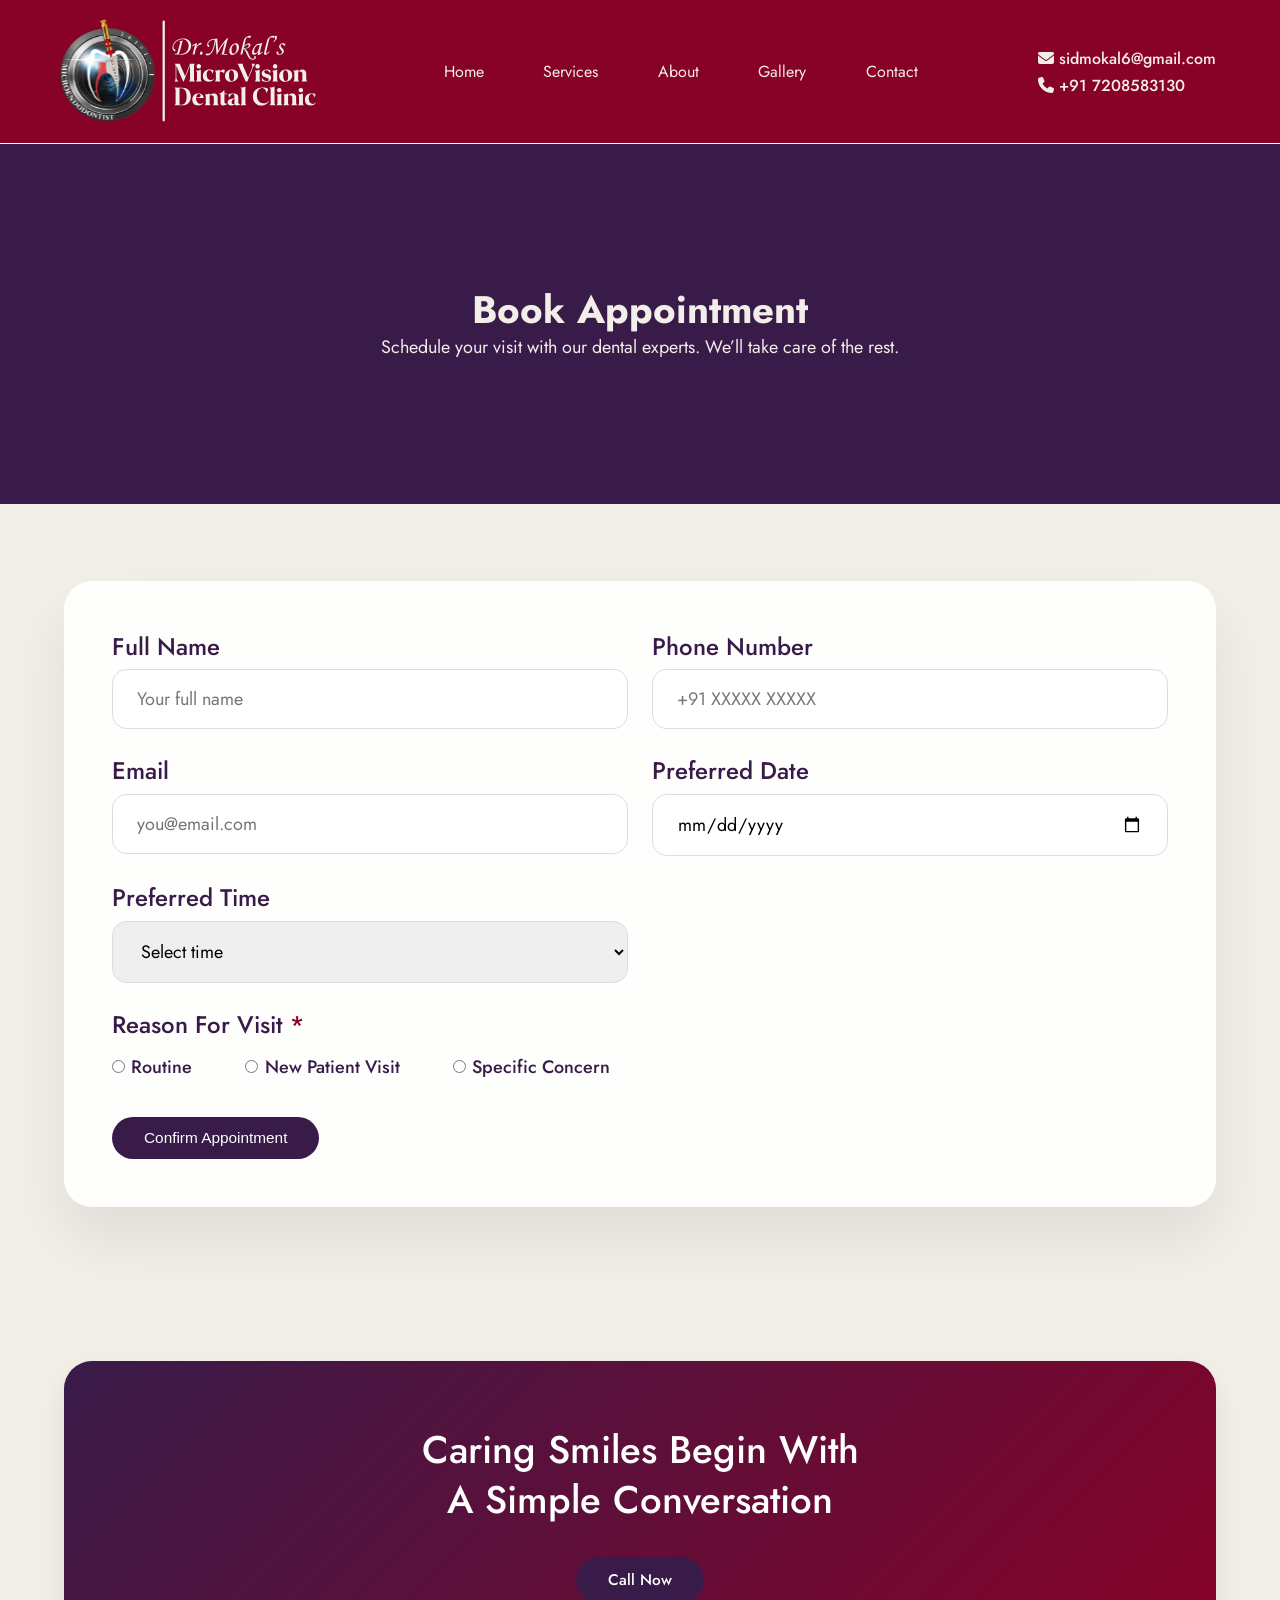
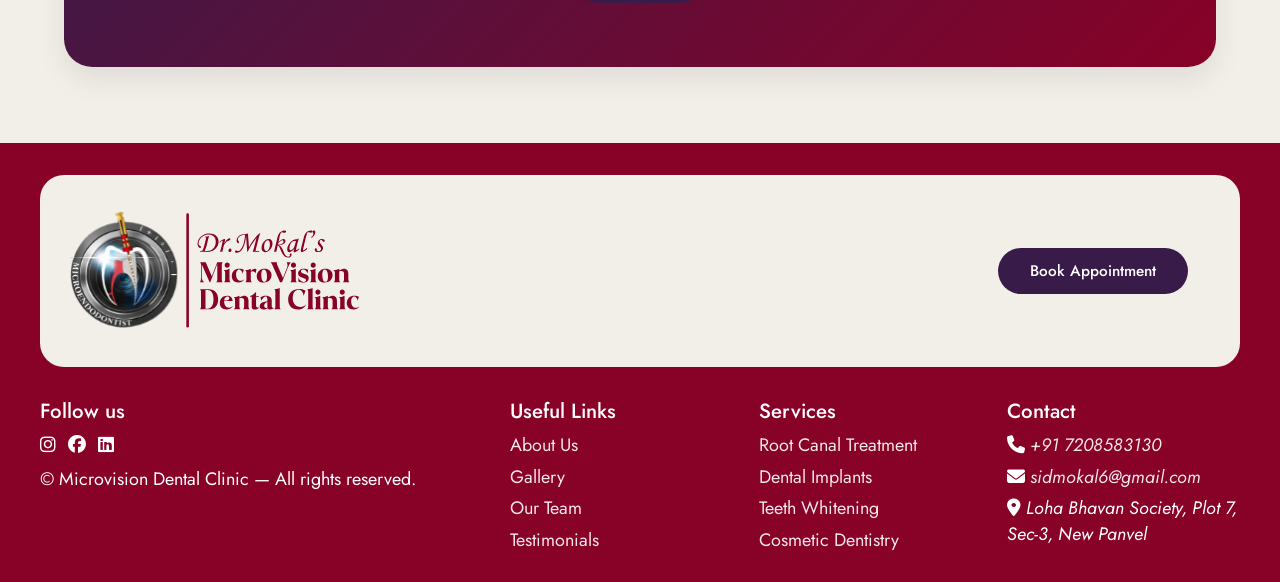
<file: appointment.html>
<!DOCTYPE html>
<html lang="en">

<head>
    <meta charset="UTF-8"/>
    <meta name="color-scheme" content="light">
    <meta name="supported-color-schemes" content="light">
    <meta name="viewport" content="width=device-width, initial-scale=1.0" />
    <title>Lux Dental Clinic</title>

    <!-- JOST FONT -->
    <link href="https://fonts.googleapis.com/css2?family=Jost:wght@300;400;500;600;700&display=swap" rel="stylesheet">
    <!-- FONT AWESOME ICONS -->
    <link rel="stylesheet" href="https://cdnjs.cloudflare.com/ajax/libs/font-awesome/6.5.0/css/all.min.css" />
    <!-- PLAYFAIR DISPLAY HERO  FONT -->
    <link href="https://fonts.googleapis.com/css2?family=Playfair+Display:wght@400;600;700;900&display=swap"
        rel="stylesheet">
    <!-- CSS FILE LINK -->
    <link rel="stylesheet" href="Styles/style.css" />
</head>

<body>
    <!-- NAVBAR -->
    <header class="navbar">
        <div class="container">
            <div class="nav-content">


                <!-- LEFT -->
                <div class="nav-left">
                    <img src="Images/logonav.svg" alt="Dr. Mokal MicroVision Dental Clinic" class="nav-logo">
                </div>


                <!-- CENTER NAV -->
                <nav class="nav-center" aria-label="Primary navigation">
                    <a href="index.html" class="nav-link ">Home</a>
                    <a href="services.html" class="nav-link">Services</a>
                    <a href="about.html" class="nav-link">About</a>
                    <a href="gallery.html" class="nav-link">Gallery</a>
                    <a href="contact.html" class="nav-link">Contact</a>
                </nav>

                <!-- RIGHT CONTACT -->
                <div class="nav-right">
                    <a href="mailto:sidmokal6@gmail.com">
                        <i class="fa-solid fa-envelope"></i>
                        <span>sidmokal6@gmail.com</span>
                    </a>

                    <a href="tel:+918655361936">
                        <i class="fa-solid fa-phone"></i>
                        <span>+91 7208583130</span>
                    </a>
                </div>

                <button class="nav-toggle" aria-label="Open menu">
                    <i class="fa-solid fa-bars"></i>
                </button>


            </div>
        </div>
    </header>

    <!-- MOBILE MENU -->
    <div class="mobile-menu" id="mobileMenu">

        <button class="menu-close" aria-label="Close menu">
            ✕
        </button>

        <nav class="mobile-nav">
            <a href="index.html">Home</a>
            <a href="services.html">Services</a>
            <a href="about.html">About</a>
            <a href="gallery.html">Gallery</a>
            <a href="contact.html">Contact</a>
        </nav>

        <a href="https://wa.me/917208583130" class="whatsapp-float" target="_blank">
            <i class="fa-brands fa-whatsapp"></i>
        </a>
    </div>

<!-- APPOINTMENT HERO -->
<section class="appointment-hero section fade-up">
    <div class="container section-head">
        <h2>Book Appointment</h2>
        <p>
        Schedule your visit with our dental experts.
        We’ll take care of the rest.
        </p>
    </div>
</section>

        <!-- Appointment Card -->
    <div class="appointment-card section fade-up">
        <div class="container">
            <form class="appointment-form">
    
                <div class="form-grid">
                    <div class="form-field">
                        <label>Full Name</label>
                        <input type="text" placeholder="Your full name" required>
                    </div>
    
                    <div class="form-field">
                        <label>Phone Number</label>
                        <input type="tel" placeholder="+91 XXXXX XXXXX" required>
                    </div>
    
                    <div class="form-field">
                        <label>Email</label>
                        <input type="email" placeholder="you@email.com">
                    </div>
    
                    <div class="form-field">
                        <label>Preferred Date</label>
                        <input type="date" required>
                    </div>
    
                    <div class="form-field">
                        <label>Preferred Time</label>
                        <select required>
                            <option value="">Select time</option>
                            <option>10:00 AM – 12:00 PM</option>
                            <option>12:00 PM – 2:00 PM</option>
                            <option>4:00 PM – 6:00 PM</option>
                            <option>6:00 PM – 8:00 PM</option>
                        </select>
                    </div>
    <div class="form-field full">
        <label>
            Reason For Visit <span style="color:#880127">*</span>
        </label>
    
        <div class="radio-group-normal">
    
            <label>
                <input type="radio" name="reason" value="routine" required>
                Routine
            </label>
    
            <label>
                <input type="radio" name="reason" value="new_patient">
                New Patient Visit
            </label>
    
            <label>
                <input type="radio" name="reason" value="specific_concern">
                Specific Concern
            </label>
    
        </div>
    </div>
                </div>
    
                <button class="btn btn-appointment">
                    Confirm Appointment
                </button>
    
            </form>
        </div>
    </div>

<section class="cta-section section fade-up">
    <div class="container">
        <div class="cta-box">
            <h2>
                Caring Smiles Begin With<br />
                A Simple Conversation
            </h2>
            <a href ="tel:+919876543210" class="btn btn-appointment">
                Call Now
            </a>
        </div>
    </div>
</section>

    <footer class="custom-footer">
        <!-- TOP FOOTER BAR -->
        <div class="footer-box">
    
            <div class="footer-left">
                <img src="Images/logofooter.svg" alt="Dr. Mokal MicroVision Dental Clinic" class="footer-logo">
            </div>
    
            <div class="footer-right">
                <a href="contact.html" class=" btn btn-appointment">
                    Book Appointment
                </a>
            </div>
    
        </div>
    
        <!-- MAIN FOOTER CONTENT -->
        <div class="footer-content">
    
            <!-- SOCIAL -->
            <div class="footer-social-block">
                <h4>Follow us</h4>
    
                <div class="footer-social">
                    <a href="#" aria-label="Instagram"><i class="fa-brands fa-instagram"></i></a>
                    <a href="#" aria-label="Facebook"><i class="fa-brands fa-facebook"></i></a>
                    <a href="#" aria-label="LinkedIn"><i class="fa-brands fa-linkedin"></i></a>
                </div>
    
                <p>© Microvision Dental Clinic — All rights reserved.</p>
            </div>
    
            <!-- FOOTER LINKS -->
            <div class="footer-columns">
    
                <div class="footer-col">
                    <h4>Useful Links</h4>
                    <ul>
                        <li><a href="about.html">About Us</a></li>
                        <li><a href="gallery.html">Gallery</a></li>
                        <li><a href="about.html">Our Team</a></li>
                        <li><a href="index.html">Testimonials</a></li>
                    </ul>
                </div>
    
                <div class="footer-col">
                    <h4>Services</h4>
                    <ul>
                        <li><a href="services.html">Root Canal Treatment</a></li>
                        <li><a href="services.html">Dental Implants</a></li>
                        <li><a href="services.html">Teeth Whitening</a></li>
                        <li><a href="services.html">Cosmetic Dentistry</a></li>
                    </ul>
                </div>
    
                <div class="footer-col">
                    <h4>Contact</h4>
    
                    <address>
                        <ul class="contact-list">
                            <li>
                                <i class="fa-solid fa-phone"></i>
                                <a href="https://wa.me/917208583130?text=Hello%20I%20would%20like%20to%20book%20an%20appointment" target="_blank">
                                    +91 7208583130
                                </a>
                            </li>
    
                            <li>
                                <i class="fa-solid fa-envelope"></i>
                                <a href="mailto:sidmokal6@gmail.com">sidmokal6@gmail.com</a>
                            </li>
    
                            <li>
                                <i class="fa-solid fa-location-dot"></i>
                                Loha Bhavan Society, Plot 7, Sec-3, New Panvel
                            </li>
                        </ul>
                    </address>
                </div>
    
            </div>
        </div>
    
    </footer>
    
    <script src="Script/script.js"></script>
    </body>
    
    </html>
</file>
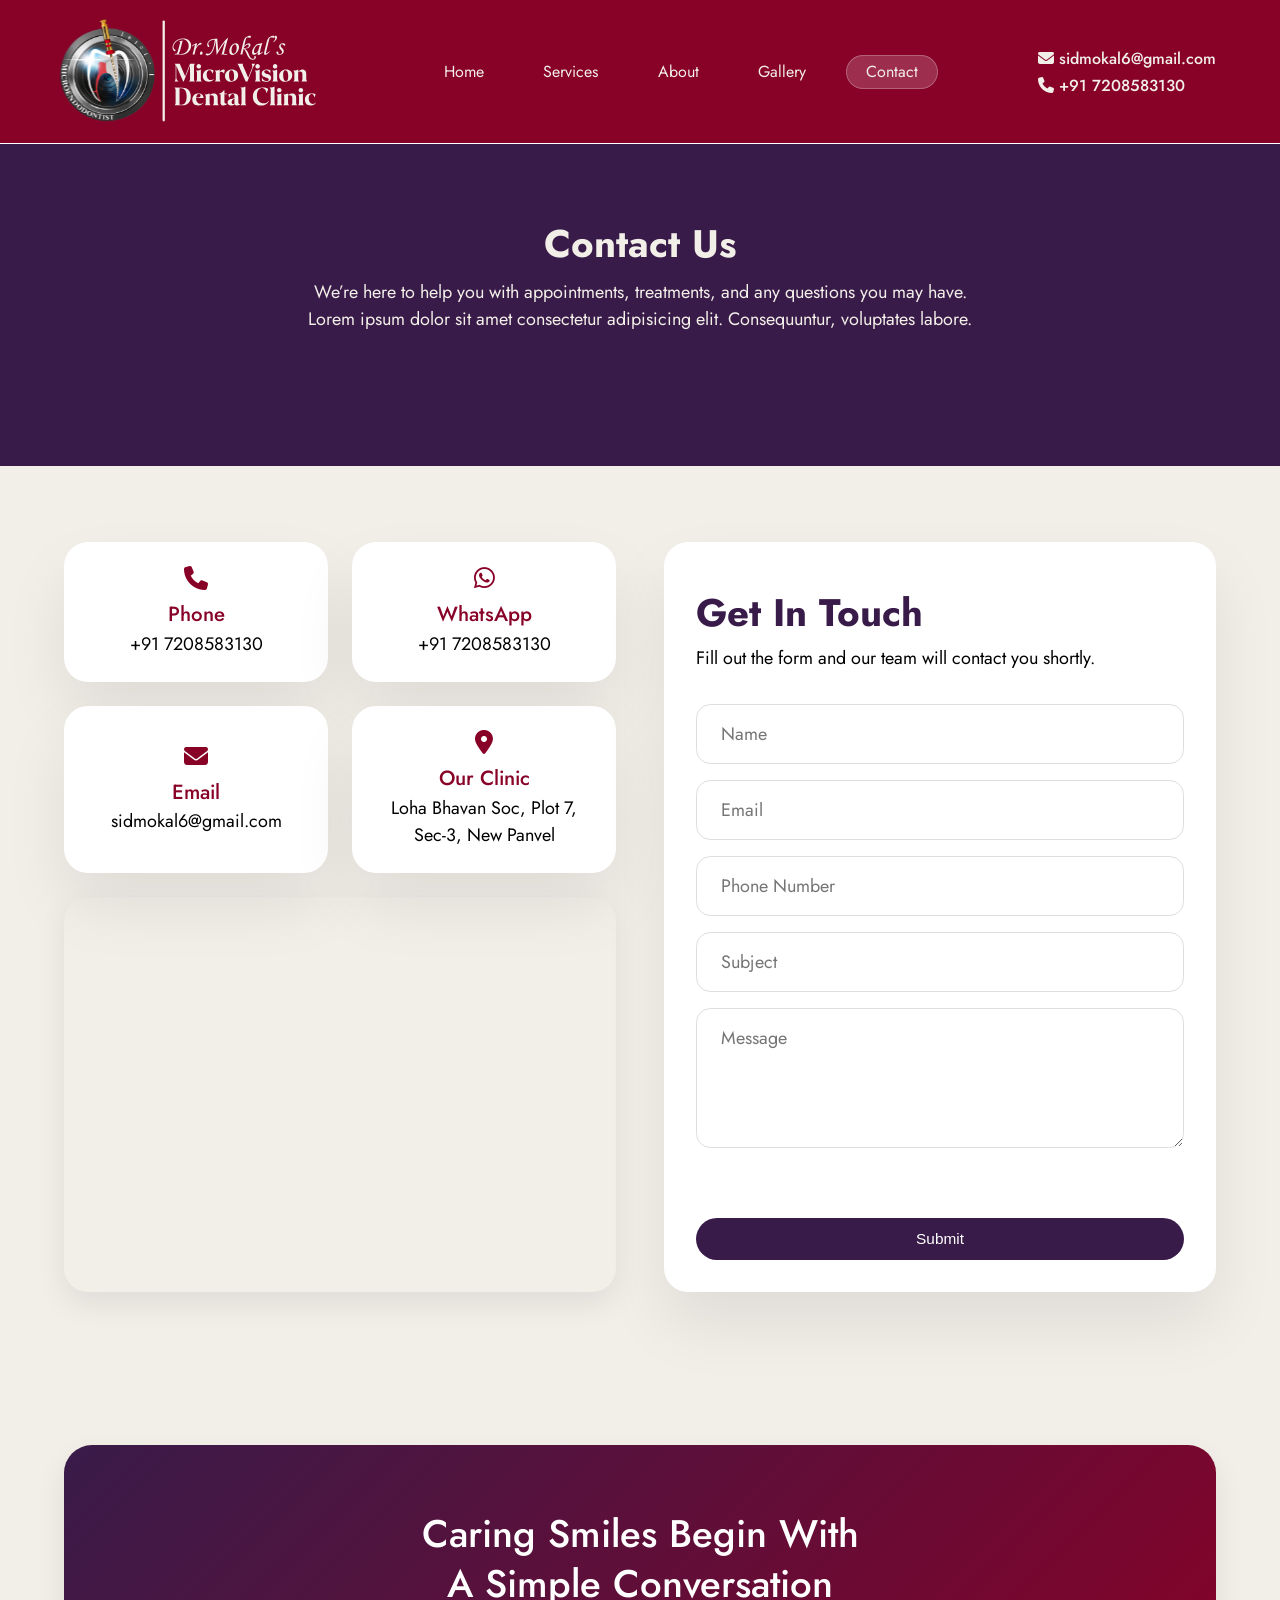
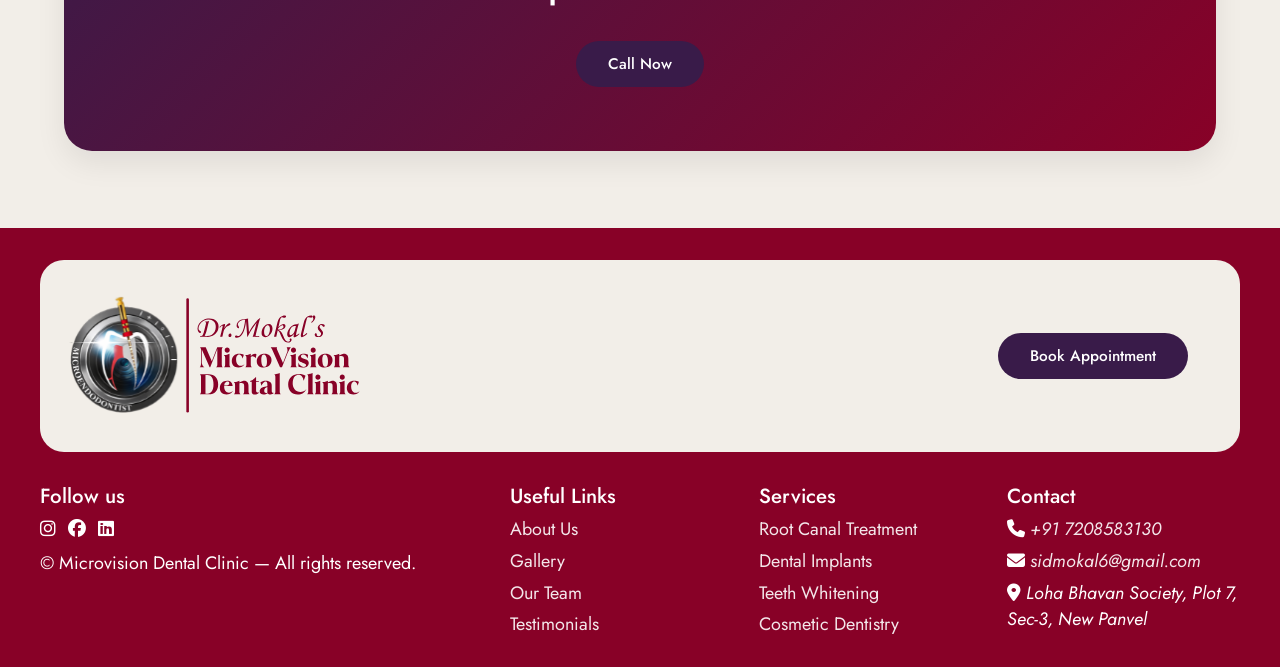
<file: contact.html>
<!DOCTYPE html>
<html lang="en">

<head>
    <meta charset="UTF-8" />
    <meta name="color-scheme" content="light">
    <meta name="supported-color-schemes" content="light">
    <meta name="viewport" content="width=device-width, initial-scale=1.0" />
    <title>Lux Dental Clinic</title>

    <!-- JOST FONT -->
    <link href="https://fonts.googleapis.com/css2?family=Jost:wght@300;400;500;600;700&display=swap" rel="stylesheet">
    <!-- FONT AWESOME ICONS -->
    <link rel="stylesheet" href="https://cdnjs.cloudflare.com/ajax/libs/font-awesome/6.5.0/css/all.min.css" />
    <!-- PLAYFAIR DISPLAY HERO  FONT -->
    <link href="https://fonts.googleapis.com/css2?family=Playfair+Display:wght@400;600;700;900&display=swap"
        rel="stylesheet">
    <!-- CSS FILE LINK -->
    <link rel="stylesheet" href="Styles/style.css" />
</head>

<body>
    <!-- NAVBAR -->
<header class="navbar">
    <div class="container">
        <div class="nav-content">


            <!-- LEFT -->
            <div class="nav-left">
                <img src="Images/logonav.svg" alt="Dr. Mokal MicroVision Dental Clinic" class="nav-logo">
            </div>


            <!-- CENTER NAV -->
            <nav class="nav-center" aria-label="Primary navigation">
                <a href="index.html" class="nav-link">Home</a>
                <a href="services.html" class="nav-link">Services</a>
                <a href="about.html" class="nav-link">About</a>
                <a href="gallery.html" class="nav-link">Gallery</a>
                <a href="contact.html" class="nav-link active">Contact</a>
            </nav>

            <!-- RIGHT CONTACT -->
            <div class="nav-right">
                <a href="mailto:sidmokal6@gmail.com">
                    <i class="fa-solid fa-envelope"></i>
                    <span>sidmokal6@gmail.com</span>
                </a>

                <a href="tel:+918655361936">
                    <i class="fa-solid fa-phone"></i>
                    <span>+91 7208583130</span>
                </a>
            </div>

            <button class="nav-toggle" aria-label="Open menu">
                <i class="fa-solid fa-bars"></i>
            </button>


        </div>
    </div>
</header>

<!-- MOBILE MENU -->
<div class="mobile-menu" id="mobileMenu">

    <button class="menu-close" aria-label="Close menu">
        ✕
    </button>

    <nav class="mobile-nav">
        <a href="index.html">Home</a>
        <a href="services.html">Services</a>
        <a href="about.html">About</a>
        <a href="gallery.html">Gallery</a>
        <a href="contact.html">Contact</a>
    </nav>

    <a href="https://wa.me/917208583130" class="whatsapp-float" target="_blank">
        <i class="fa-brands fa-whatsapp"></i>
    </a>

</div>

<!-- CONTACT HERO -->
<section class="contact-hero section fade-up">
    <div class="container section-head">
        <h2>Contact Us</h2>
        <p>
            We’re here to help you with appointments, treatments,
            and any questions you may have. Lorem ipsum dolor sit amet consectetur adipisicing elit. Consequuntur, voluptates labore.
        </p>
    </div>
</section>

<!-- CONTACT CONTENT -->
<section class="contact-section section fade-up">
    <div class="container contact-grid">

        <!-- LEFT -->
        <div class="contact-info">

            <div class="info-card">
                <i class="fa-solid fa-phone"></i>
                <h4>Phone</h4>
                <a href="tel:+917208583130">+91 7208583130</a>
            </div>

            <div class="info-card">
                <i class="fa-brands fa-whatsapp"></i>
                <h4>WhatsApp</h4>
                <a href="tel:+917208583130">+91 7208583130</a>
            </div>

            <div class="info-card">
                <i class="fa-solid fa-envelope"></i>
                <h4>Email</h4>
            <a href="mailto:sidmokal6@gmail.com">sidmokal6@gmail.com</a>
            </div>

            <div class="info-card">
                <i class="fa-solid fa-location-dot"></i>
                <h4>Our Clinic</h4>
                <p>
                    Loha Bhavan Soc, Plot 7, <br>
                    Sec-3, New Panvel
                </p>
            </div>

            <!-- MAP -->
            <div class="map-box">
                <iframe
                    src="https://www.google.com/maps/embed?pb=!1m18!1m12!1m3!1d3772.408282897086!2d73.11511647425206!3d19.001722482187617!2m3!1f0!2f0!3f0!3m2!1i1024!2i768!4f13.1!3m3!1m2!1s0x3be7e9e106176147%3A0x9a06506f9a9528b0!2sMicroVision%20Dental%20Clinic!5e0!3m2!1sen!2sin!4v1776330570811!5m2!1sen!2sin"
                    width="600" height="450" style="border:0;" allowfullscreen="" loading="lazy"
                    referrerpolicy="no-referrer-when-downgrade"></iframe>
            </div>

        </div>

        <!-- RIGHT -->
        <div class="contact-form-box">
            <h2>Get In Touch</h2>
            <p>Fill out the form and our team will contact you shortly.</p>

            <form class="contact-form">

                <div class="form-group">
                    <input type="text" placeholder="Name" required>
                </div>

                <div class="form-group">
                    <input type="email" placeholder="Email" required>
                </div>

                <div class="form-group">
                    <input type="number" placeholder="Phone Number" required>
                </div>

                <div class="form-group">
                    <input type="text" placeholder="Subject">
                </div>

                <div class="form-group">
                    <textarea placeholder="Message" rows="4"></textarea>
                </div>
            <button type="submit" class="btn btn-appointment">Submit</button>
            </form>
        </div>

    </div> <!-- ✅ container closed -->
</section>

<!-- CTA -->
<section class="cta-section section fade-up">
    <div class="container">
        <div class="cta-box">
            <h2>
                Caring Smiles Begin With<br />
                A Simple Conversation
            </h2>

            <a href="tel:+919876543210" class="btn btn-appointment">
                Call Now
            </a>
        </div>
    </div>
</section>


    <!-- FOOTER -->
<footer class="custom-footer">

    <!-- TOP FOOTER BAR -->
    <div class="footer-box">

        <div class="footer-left">
            <img src="Images/logofooter.svg" alt="Dr. Mokal MicroVision Dental Clinic" class="footer-logo">
        </div>

        <div class="footer-right">
            <a href="appointment.html" class=" btn btn-appointment">
                Book Appointment
            </a>
        </div>

    </div>

    <!-- MAIN FOOTER CONTENT -->
    <div class="footer-content">

        <!-- SOCIAL -->
        <div class="footer-social-block">
            <h4>Follow us</h4>

            <div class="footer-social">
                <a href="#" aria-label="Instagram"><i class="fa-brands fa-instagram"></i></a>
                <a href="#" aria-label="Facebook"><i class="fa-brands fa-facebook"></i></a>
                <a href="#" aria-label="LinkedIn"><i class="fa-brands fa-linkedin"></i></a>
            </div>

            <p>© Microvision Dental Clinic — All rights reserved.</p>
        </div>

        <!-- FOOTER LINKS -->
        <div class="footer-columns">

            <div class="footer-col">
                <h4>Useful Links</h4>
                <ul>
                    <li><a href="about.html">About Us</a></li>
                    <li><a href="gallery.html">Gallery</a></li>
                    <li><a href="about.html">Our Team</a></li>
                    <li><a href="index.html">Testimonials</a></li>
                </ul>
            </div>

            <div class="footer-col">
                <h4>Services</h4>
                <ul>
                    <li><a href="services.html">Root Canal Treatment</a></li>
                    <li><a href="services.html">Dental Implants</a></li>
                    <li><a href="services.html">Teeth Whitening</a></li>
                    <li><a href="services.html">Cosmetic Dentistry</a></li>
                </ul>
            </div>

            <div class="footer-col">
                <h4>Contact</h4>

                <address>
                    <ul class="contact-list">
                        <li>
                            <i class="fa-solid fa-phone"></i>
                            <a href="https://wa.me/917208583130?text=Hello%20I%20would%20like%20to%20book%20an%20appointment" target="_blank">
                                +91 7208583130
                            </a>
                        </li>

                        <li>
                            <i class="fa-solid fa-envelope"></i>
                            <a href="mailto:sidmokal6@gmail.com">sidmokal6@gmail.com</a>
                        </li>

                        <li>
                            <i class="fa-solid fa-location-dot"></i>
                            Loha Bhavan Society, Plot 7, Sec-3, New Panvel
                        </li>
                    </ul>
                </address>
            </div>

        </div>
    </div>

</footer>

<script src="Script/script.js"></script>
</body>

</html>
</file>
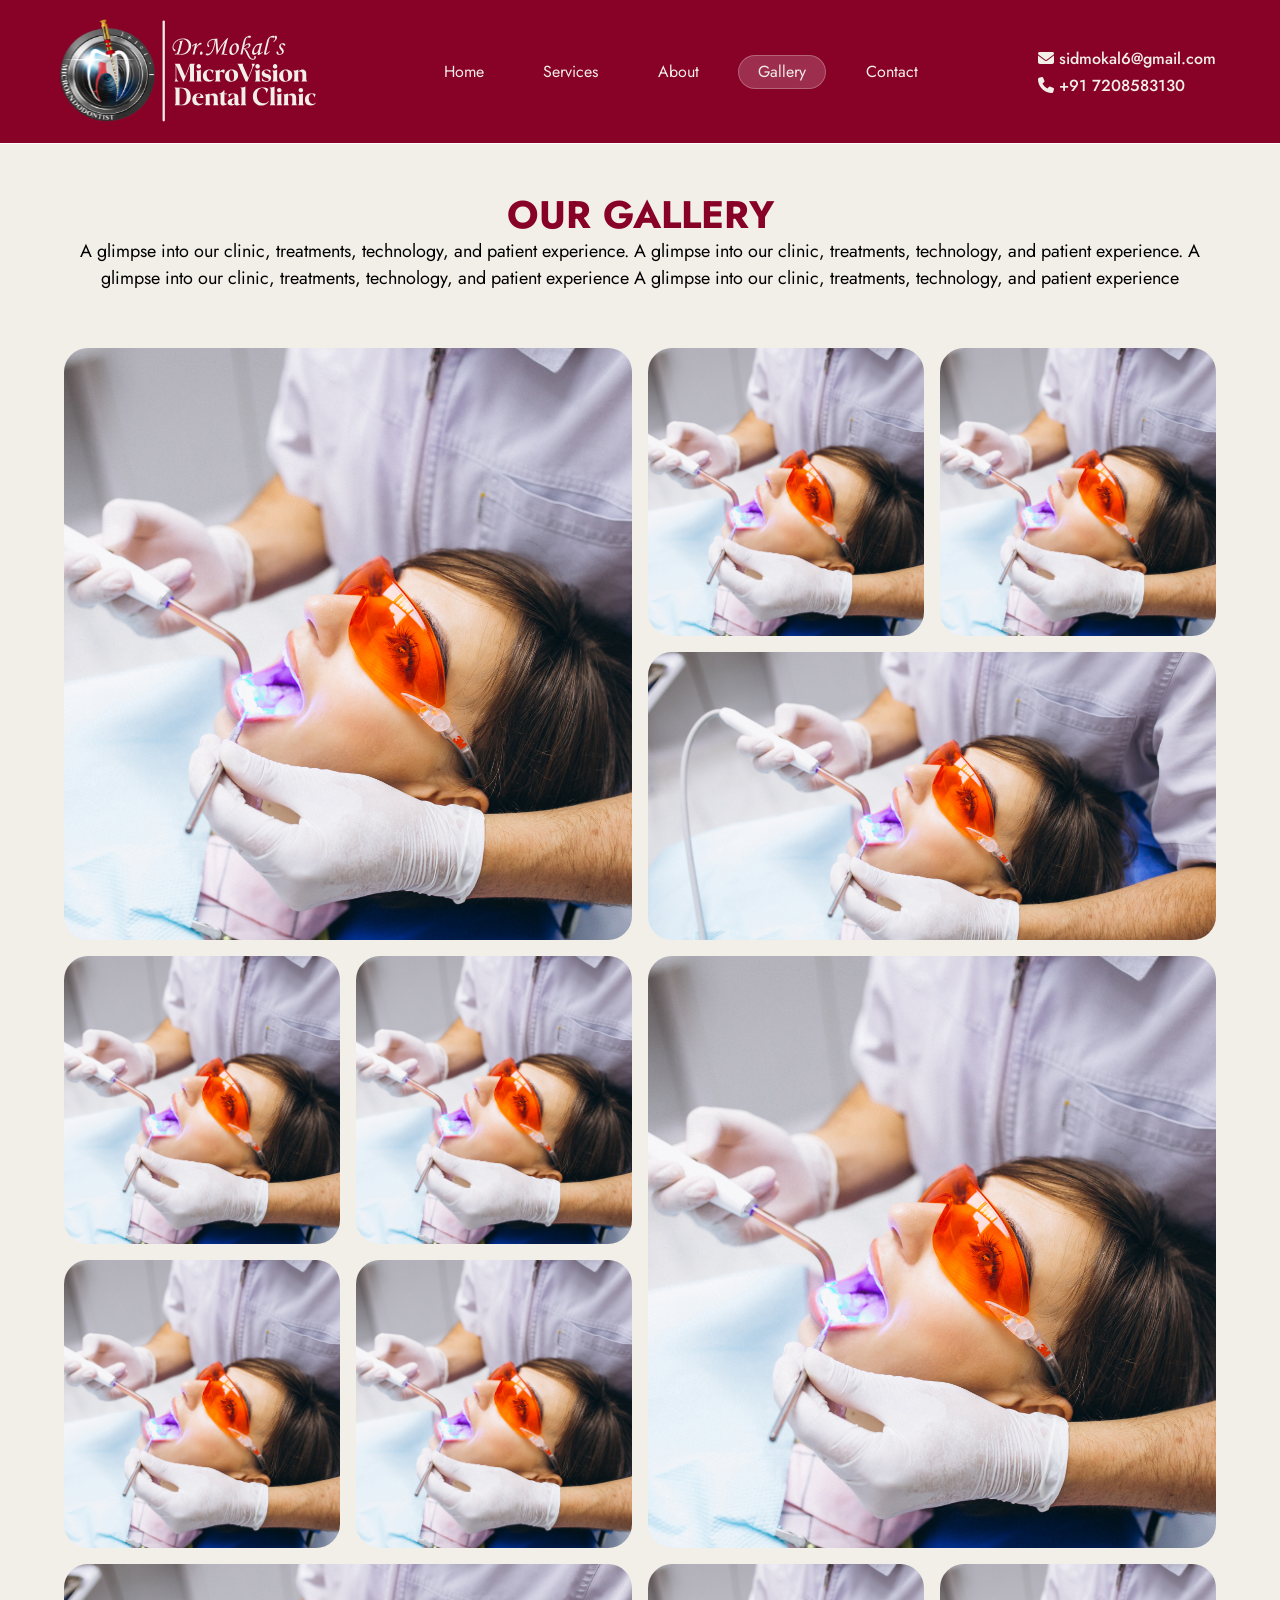
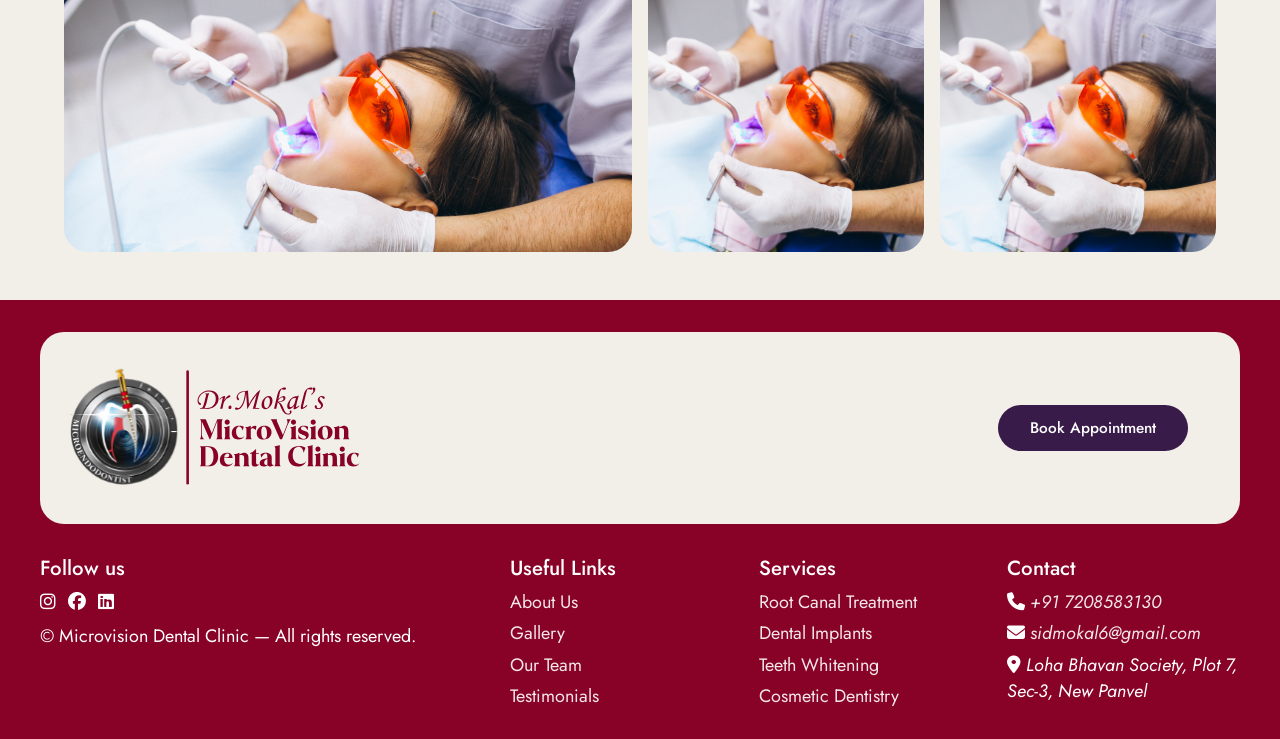
<file: gallery.html>
<!DOCTYPE html>
<html lang="en">

<head>
    <meta charset="UTF-8" />
    <meta name="color-scheme" content="light">
    <meta name="supported-color-schemes" content="light">
    <meta name="viewport" content="width=device-width, initial-scale=1.0" />
    <title>Lux Dental Clinic</title>

    <!-- JOST FONT -->
    <link href="https://fonts.googleapis.com/css2?family=Jost:wght@300;400;500;600;700&display=swap" rel="stylesheet">
    <!-- FONT AWESOME ICONS -->
    <link rel="stylesheet" href="https://cdnjs.cloudflare.com/ajax/libs/font-awesome/6.5.0/css/all.min.css" />
    <!-- PLAYFAIR DISPLAY HERO  FONT -->
    <link href="https://fonts.googleapis.com/css2?family=Playfair+Display:wght@400;600;700;900&display=swap"
        rel="stylesheet">
    <!-- CSS FILE LINK -->
    <link rel="stylesheet" href="Styles/style.css" />
</head>

<body>
    <!-- NAVBAR -->
<header class="navbar">
    <div class="container">
        <div class="nav-content">


            <!-- LEFT -->
            <div class="nav-left">
                <img src="Images/logonav.svg" alt="Dr. Mokal MicroVision Dental Clinic" class="nav-logo">
            </div>


            <!-- CENTER NAV -->
            <nav class="nav-center" aria-label="Primary navigation">
                <a href="index.html" class="nav-link ">Home</a>
                <a href="services.html" class="nav-link">Services</a>
                <a href="about.html" class="nav-link">About</a>
                <a href="gallery.html" class="nav-link active">Gallery</a>
                <a href="contact.html" class="nav-link">Contact</a>
            </nav>

            <!-- RIGHT CONTACT -->
            <div class="nav-right">
                <a href="mailto:sidmokal6@gmail.com">
                    <i class="fa-solid fa-envelope"></i>
                    <span>sidmokal6@gmail.com</span>
                </a>

                <a href="tel:+918655361936">
                    <i class="fa-solid fa-phone"></i>
                    <span>+91 7208583130</span>
                </a>
            </div>

            <button class="nav-toggle" aria-label="Open menu">
                <i class="fa-solid fa-bars"></i>
            </button>


        </div>
    </div>
</header>
    
<!-- MOBILE MENU -->
<div class="mobile-menu" id="mobileMenu">

    <button class="menu-close" aria-label="Close menu">
        ✕
    </button>

    <nav class="mobile-nav">
        <a href="index.html">Home</a>
        <a href="services.html">Services</a>
        <a href="about.html">About</a>
        <a href="gallery.html">Gallery</a>
        <a href="contact.html">Contact</a>
    </nav>

    <a href="https://wa.me/917208583130" class="whatsapp-float" target="_blank">
        <i class="fa-brands fa-whatsapp"></i>
    </a>

</div>


<section class="gallery-section section fade-up">
    <div class="container">

        <!-- SECTION HEADING -->
        <div class="section-head">
            <h2>OUR GALLERY</h2>
            <p class="para">
                A glimpse into our clinic, treatments, technology, and patient experience. A glimpse into our clinic, treatments, technology, and patient experience.
                A glimpse into our clinic, treatments, technology, and patient experience A glimpse into our clinic, treatments, technology, and patient experience
            </p>
        </div>

        <!-- GALLERY GRID -->
        <div class="gallery-grid">

            <!-- 1 -->
            <div class="gallery-card large">
                <img src="Images/service1.jpg" alt="Clinic Interior">
                <div class="gallery-overlay">
                    <h3>Modern Clinic</h3>
                    <p>Designed for comfort & care</p>
                </div>
            </div>

            <!-- 2 -->
            <div class="gallery-card">
                <img src="Images/service1.jpg" alt="Dental Treatment">
                <div class="gallery-overlay">
                    <h3>Precision Care</h3>
                    <p>Advanced dental technology</p>
                </div>
            </div>

            <!-- 3 -->
            <div class="gallery-card">
                <img src="Images/service1.jpg" alt="Patient Comfort">
                <div class="gallery-overlay">
                    <h3>Patient Comfort</h3>
                    <p>Gentle & stress-free visits</p>
                </div>
            </div>

            <!-- 4 -->
            <div class="gallery-card wide">
                <img src="Images/service1.jpg" alt="Smile Details">
                <div class="gallery-overlay">
                    <h3>Beautiful Smiles</h3>
                    <p>Natural, confident results</p>
                </div>
            </div>

            <!-- 5 -->
            <div class="gallery-card">
                <img src="Images/service1.jpg" alt="Dental Equipment">
                <div class="gallery-overlay">
                    <h3>Advanced Equipment</h3>
                    <p>Safe & precise treatments</p>
                </div>
            </div>

            <!-- 6 -->
            <div class="gallery-card">
                <img src="Images/service1.jpg" alt="Doctor at Work">
                <div class="gallery-overlay">
                    <h3>Expert Hands</h3>
                    <p>Years of experience</p>
                </div>
            </div>

            <!-- 7 -->
            <div class="gallery-card large">
                <img src="Images/service1.jpg" alt="Clinic Hygiene">
                <div class="gallery-overlay">
                    <h3>Hygiene First</h3>
                    <p>International safety standards</p>
                </div>
            </div>

            <!-- 8 -->
            <div class="gallery-card">
                <img src="Images/service1.jpg" alt="Dental Chair">
                <div class="gallery-overlay">
                    <h3>Relaxed Seating</h3>
                    <p>Comfort-focused design</p>
                </div>
            </div>

            <!-- 9 -->
            <div class="gallery-card">
                <img src="Images/service1.jpg" alt="Consultation">
                <div class="gallery-overlay">
                    <h3>Personal Consultation</h3>
                    <p>Clear & honest guidance</p>
                </div>
            </div>

            <!-- 10 -->
            <div class="gallery-card wide">
                <img src="Images/service1.jpg" alt="Smile Transformation">
                <div class="gallery-overlay">
                    <h3>Smile Transformations</h3>
                    <p>Before & after excellence</p>
                </div>
            </div>

            <!-- 11 -->
            <div class="gallery-card">
                <img src="Images/service1.jpg" alt="Clinic Lighting">
                <div class="gallery-overlay">
                    <h3>Calming Ambience</h3>
                    <p>Bright, soothing spaces</p>
                </div>
            </div>

            <!-- 12 -->
            <div class="gallery-card">
                <img src="Images/service1.jpg" alt="Dental Tools">
                <div class="gallery-overlay">
                    <h3>Precision Tools</h3>
                    <p>Modern & reliable instruments</p>
                </div>
            </div>

        </div>
    </div>
</section>


<footer class="custom-footer">

    <!-- TOP FOOTER BAR -->
    <div class="footer-box">

        <div class="footer-left">
            <img src="Images/logofooter.svg" alt="Dr. Mokal MicroVision Dental Clinic" class="footer-logo">
        </div>

        <div class="footer-right">
            <a href="appointment.html" class=" btn btn-appointment">
                Book Appointment
            </a>
        </div>

    </div>

    <!-- MAIN FOOTER CONTENT -->
    <div class="footer-content">

        <!-- SOCIAL -->
        <div class="footer-social-block">
            <h4>Follow us</h4>

            <div class="footer-social">
                <a href="#" aria-label="Instagram"><i class="fa-brands fa-instagram"></i></a>
                <a href="#" aria-label="Facebook"><i class="fa-brands fa-facebook"></i></a>
                <a href="#" aria-label="LinkedIn"><i class="fa-brands fa-linkedin"></i></a>
            </div>

            <p>© Microvision Dental Clinic — All rights reserved.</p>
        </div>

        <!-- FOOTER LINKS -->
        <div class="footer-columns">

            <div class="footer-col">
                <h4>Useful Links</h4>
                <ul>
                    <li><a href="about.html">About Us</a></li>
                    <li><a href="gallery.html">Gallery</a></li>
                    <li><a href="about.html">Our Team</a></li>
                    <li><a href="index.html">Testimonials</a></li>
                </ul>
            </div>

            <div class="footer-col">
                <h4>Services</h4>
                <ul>
                    <li><a href="services.html">Root Canal Treatment</a></li>
                    <li><a href="services.html">Dental Implants</a></li>
                    <li><a href="services.html">Teeth Whitening</a></li>
                    <li><a href="services.html">Cosmetic Dentistry</a></li>
                </ul>
            </div>

            <div class="footer-col">
                <h4>Contact</h4>

                <address>
                    <ul class="contact-list">
                        <li>
                            <i class="fa-solid fa-phone"></i>
                            <a href="https://wa.me/917208583130?text=Hello%20I%20would%20like%20to%20book%20an%20appointment" target="_blank">
                                +91 7208583130
                            </a>
                        </li>

                        <li>
                            <i class="fa-solid fa-envelope"></i>
                            <a href="mailto:sidmokal6@gmail.com">sidmokal6@gmail.com</a>
                        </li>

                        <li>
                            <i class="fa-solid fa-location-dot"></i>
                            Loha Bhavan Society, Plot 7, Sec-3, New Panvel
                        </li>
                    </ul>
                </address>
            </div>

        </div>
    </div>

</footer>

<script src="Script/script.js"></script>
</body>

</html>
</file>
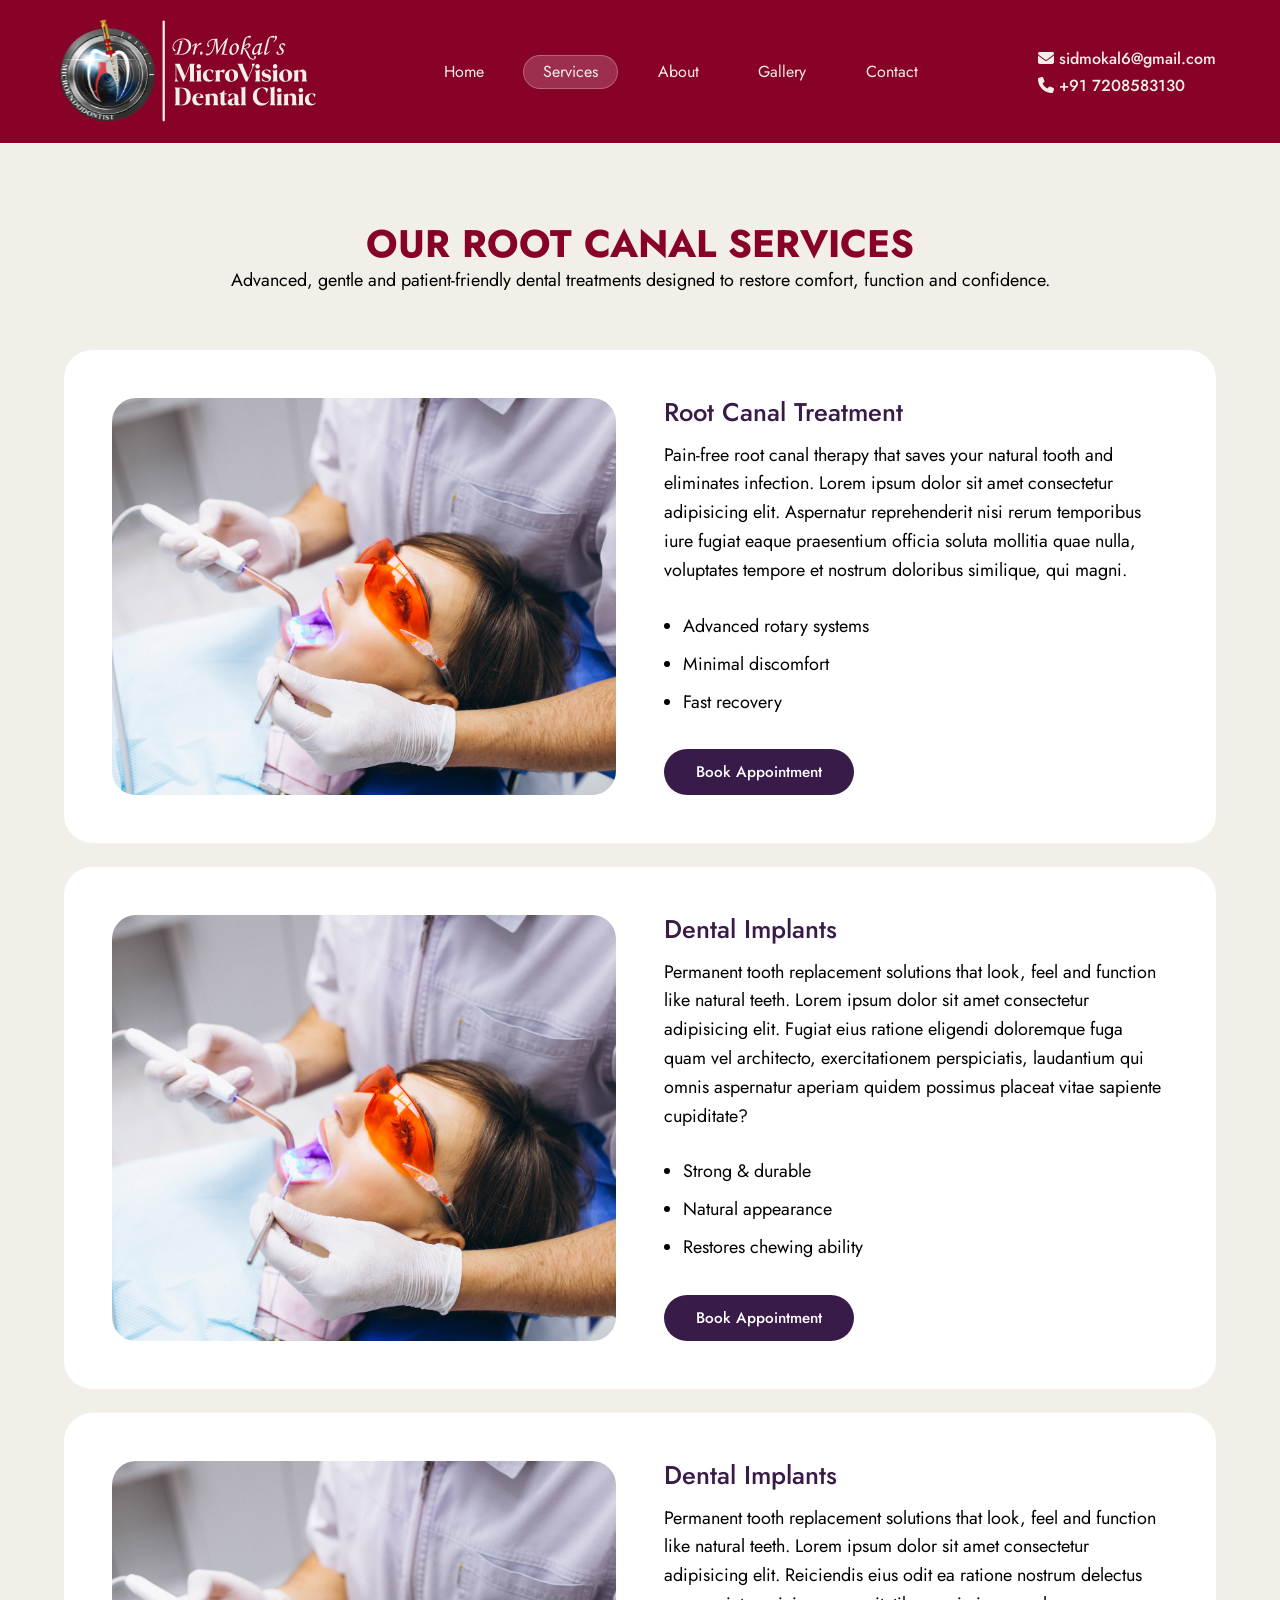
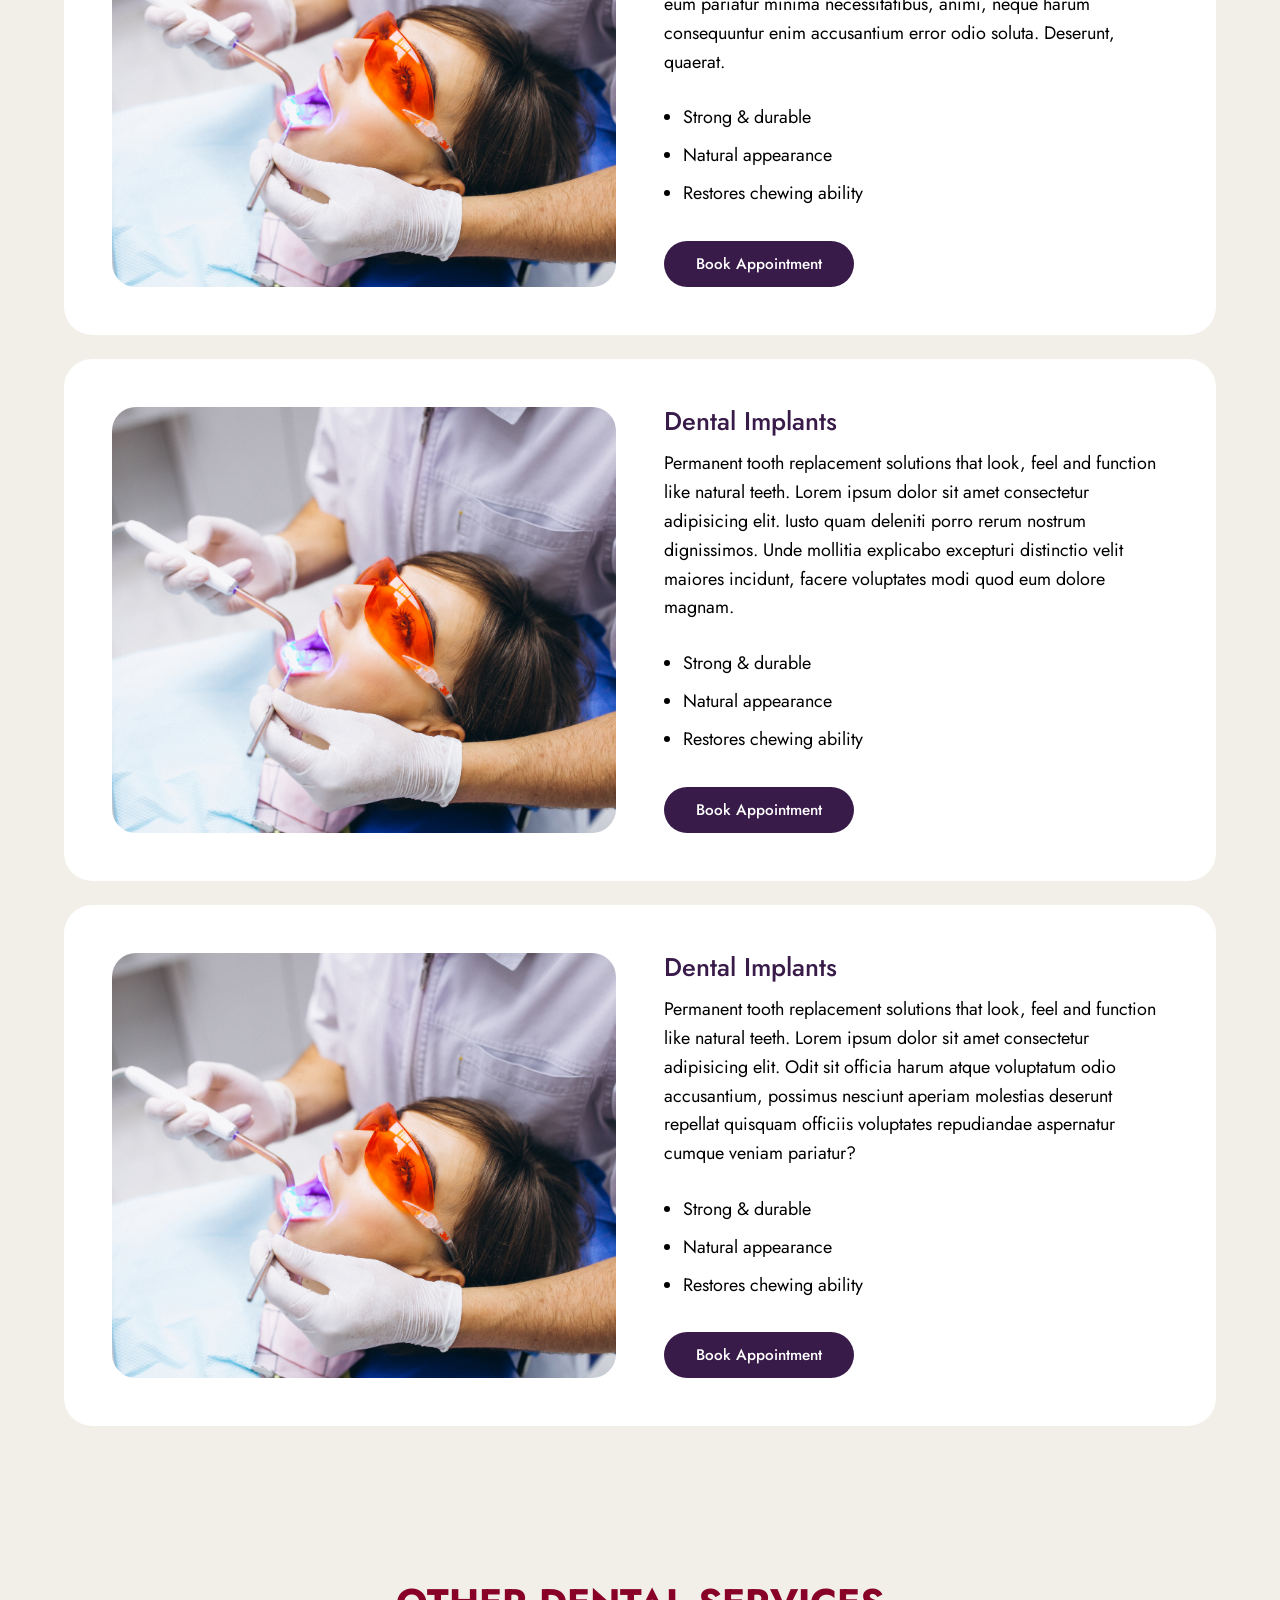
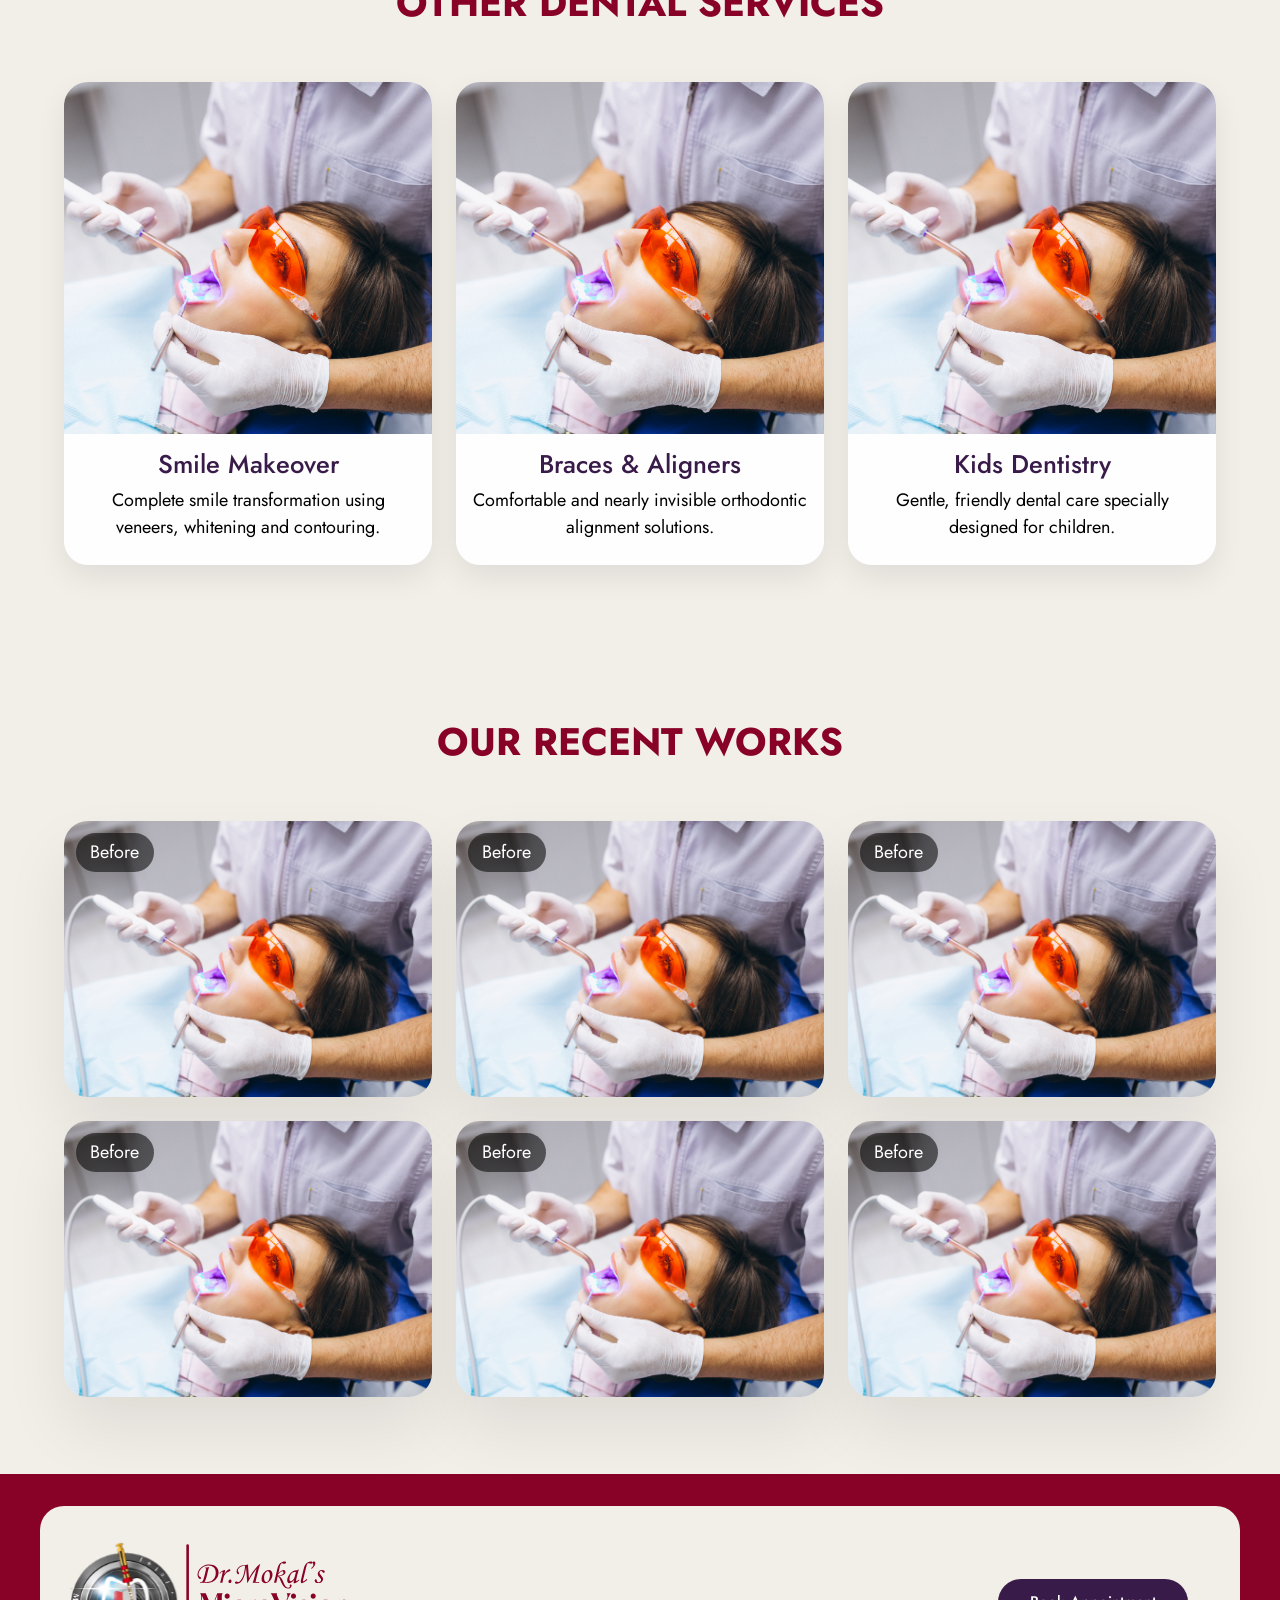
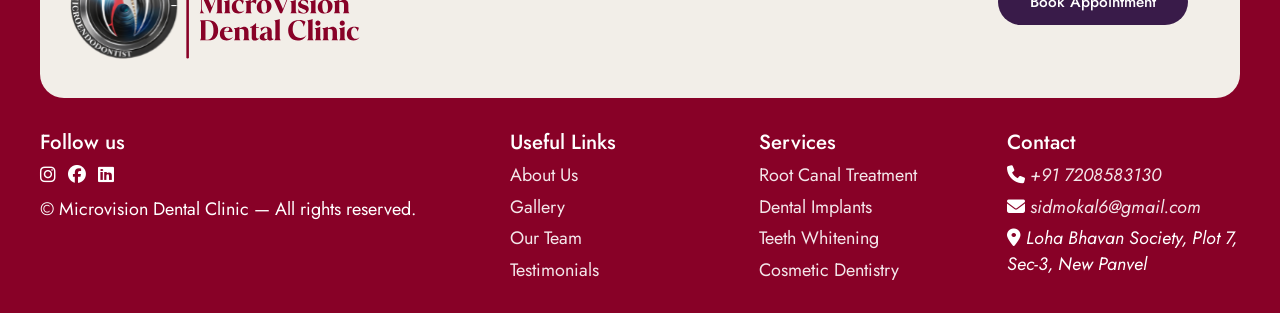
<file: services.html>
<!DOCTYPE html>
<html lang="en">

<head>
    <meta charset="UTF-8" />
    <meta name="color-scheme" content="light">
    <meta name="supported-color-schemes" content="light">
    <meta name="viewport" content="width=device-width, initial-scale=1.0" />
    <title>Lux Dental — Services</title>

    <!-- JOST FONT -->
    <link href="https://fonts.googleapis.com/css2?family=Jost:wght@300;400;500;600;700&display=swap" rel="stylesheet">
    <!-- FONT AWESOME ICONS -->
    <link rel="stylesheet" href="https://cdnjs.cloudflare.com/ajax/libs/font-awesome/6.5.0/css/all.min.css" />
    <!-- PLAYFAIR DISPLAY HERO  FONT -->
    <link href="https://fonts.googleapis.com/css2?family=Playfair+Display:wght@400;600;700;900&display=swap"
        rel="stylesheet">
    <!-- CSS FILE LINK -->
    <link rel="stylesheet" href="Styles/style.css" />
</head>

<body>

    <!-- NAVBAR -->
    <header class="navbar">
        <div class="container">
            <div class="nav-content">
    
    
                <!-- LEFT -->
                <div class="nav-left">
                    <img src="Images/logonav.svg" alt="Dr. Mokal MicroVision Dental Clinic" class="nav-logo">
                </div>
    
    
                <!-- CENTER NAV -->
                <nav class="nav-center" aria-label="Primary navigation">
                    <a href="index.html" class="nav-link ">Home</a>
                    <a href="services.html" class="nav-link active">Services</a>
                    <a href="about.html" class="nav-link">About</a>
                    <a href="gallery.html" class="nav-link">Gallery</a>
                    <a href="contact.html" class="nav-link">Contact</a>
                </nav>
    
                <!-- RIGHT CONTACT -->
                <div class="nav-right">
                    <a href="mailto:sidmokal6@gmail.com">
                        <i class="fa-solid fa-envelope"></i>
                        <span>sidmokal6@gmail.com</span>
                    </a>
    
                    <a href="tel:+918655361936">
                        <i class="fa-solid fa-phone"></i>
                        <span>+91 7208583130</span>
                    </a>
                </div>
    
                <button class="nav-toggle" aria-label="Open menu">
                    <i class="fa-solid fa-bars"></i>
                </button>
    
    
            </div>
        </div>
    </header>
    
<!-- MOBILE MENU -->
<div class="mobile-menu" id="mobileMenu">

    <button class="menu-close" aria-label="Close menu">
        ✕
    </button>

    <nav class="mobile-nav">
        <a href="index.html">Home</a>
        <a href="services.html">Services</a>
        <a href="about.html">About</a>
        <a href="gallery.html">Gallery</a>
        <a href="contact.html">Contact</a>
    </nav>

    <a href="https://wa.me/917208583130" class="whatsapp-float" target="_blank">
        <i class="fa-brands fa-whatsapp"></i>
    </a>

</div>

<!-- SERVICES -->
 
<!-- SERVICES HERO -->
<section class="services section fade-up">
    <div class="container">

        <div class="section-head services-intro">
            <h2>OUR ROOT CANAL SERVICES</h2>
            <p class="para">
                Advanced, gentle and patient-friendly dental treatments designed
                to restore comfort, function and confidence. 
            </p>
            </div>

             <div class="service-page-list">
            <div class="service-block fade-up">
                <div class="service-bg"></div>

                <div class="service-img">
                    <img src="Images/service1.jpg" alt="Root Canal Treatment">
                </div>

                <div class="service-content">
                    <h3>Root Canal Treatment</h3>
                    <p>
                        Pain-free root canal therapy that saves your natural tooth
                        and eliminates infection. Lorem ipsum dolor sit amet consectetur adipisicing elit. Aspernatur reprehenderit nisi rerum temporibus iure fugiat eaque praesentium officia soluta mollitia quae nulla, voluptates tempore et nostrum doloribus similique, qui magni.
                    </p>
                    <ul>
                        <li>Advanced rotary systems</li>
                        <li>Minimal discomfort</li>
                        <li>Fast recovery</li>
                    </ul>
                    <a href="appointment.html" class="btn btn-appointment">Book Appointment</a>
                </div>
            </div>

            <div class="service-block fade-up">
                <div class="service-bg"></div>

                <div class="service-img">
                    <img src="Images/service1.jpg" alt="Dental Implants">
                </div>

                <div class="service-content">
                    <h3>Dental Implants</h3>
                    <p>
                        Permanent tooth replacement solutions that look, feel
                        and function like natural teeth. Lorem ipsum dolor sit amet consectetur adipisicing elit. Fugiat eius ratione eligendi doloremque fuga quam vel architecto, exercitationem perspiciatis, laudantium qui omnis aspernatur aperiam quidem possimus placeat vitae sapiente cupiditate?
                    </p>
                    <ul>
                        <li>Strong & durable</li>
                        <li>Natural appearance</li>
                        <li>Restores chewing ability</li>
                    </ul>
                    <a href="appointment.html" class="btn btn-appointment">Book Appointment</a>
                </div>
            </div>

            <div class="service-block fade-up">
                <div class="service-bg"></div>
            
                <div class="service-img">
                    <img src="Images/service1.jpg" alt="Dental Implants">
                </div>
            
                <div class="service-content">
                    <h3>Dental Implants</h3>
                    <p>
                        Permanent tooth replacement solutions that look, feel
                        and function like natural teeth. Lorem ipsum dolor sit amet consectetur adipisicing elit. Reiciendis eius odit ea ratione nostrum delectus eum pariatur minima necessitatibus, animi, neque harum consequuntur enim accusantium error odio soluta. Deserunt, quaerat.
                    </p>
                    <ul>
                        <li>Strong & durable</li>
                        <li>Natural appearance</li>
                        <li>Restores chewing ability</li>
                    </ul>
                    <a href="appointment.html" class="btn btn-appointment">Book Appointment</a>
                </div>
            </div>

            <div class="service-block fade-up">
                <div class="service-bg"></div>
            
                <div class="service-img">
                    <img src="Images/service1.jpg" alt="Dental Implants">
                </div>
            
                <div class="service-content">
                    <h3>Dental Implants</h3>
                    <p>
                        Permanent tooth replacement solutions that look, feel
                        and function like natural teeth. Lorem ipsum dolor sit amet consectetur adipisicing elit. Iusto quam deleniti porro rerum nostrum dignissimos. Unde mollitia explicabo excepturi distinctio velit maiores incidunt, facere voluptates modi quod eum dolore magnam.
                    </p>
                    <ul>
                        <li>Strong & durable</li>
                        <li>Natural appearance</li>
                        <li>Restores chewing ability</li>
                    </ul>
                    <a href="appointment.html" class="btn btn-appointment">Book Appointment</a>
                </div>
            </div>

            <div class="service-block fade-up">
                <div class="service-bg"></div>
            
                <div class="service-img">
                    <img src="Images/service1.jpg" alt="Dental Implants">
                </div>
            
                <div class="service-content">
                    <h3>Dental Implants</h3>
                    <p>
                        Permanent tooth replacement solutions that look, feel
                        and function like natural teeth. Lorem ipsum dolor sit amet consectetur adipisicing elit. Odit sit officia harum atque voluptatum odio accusantium, possimus nesciunt aperiam molestias deserunt repellat quisquam officiis voluptates repudiandae aspernatur cumque veniam pariatur?
                    </p>
                    <ul >
                        <li>Strong & durable</li>
                        <li>Natural appearance</li>
                        <li>Restores chewing ability</li>
                    </ul>
                    <a href="appointment.html" class="btn btn-appointment">Book Appointment</a>
                </div>
            </div>

        </div>
    </div>
</section>

<!-- ================= OTHER SERVICES ================= -->
<section class="other-services section fade-up">
    <div class="container">

        <div class="section-head">
            <h2>OTHER DENTAL SERVICES</h2>
        </div>

        <div class="other-services-grid">

            <div class="os-card">
                <div class="os-img">
                    <img src="Images/service1.jpg" alt="Smile Makeover">
                </div>
                <div class="os-content">
                    <h3>Smile Makeover</h3>
                    <p>Complete smile transformation using veneers, whitening and contouring.</p>
                </div>
            </div>

            <div class="os-card">
                <div class="os-img">
                    <img src="Images/service1.jpg" alt="Braces and Aligners">
                </div>
                <div class="os-content">
                    <h3>Braces & Aligners</h3>
                    <p>Comfortable and nearly invisible orthodontic alignment solutions.</p>
                </div>
            </div>

            <div class="os-card">
                <div class="os-img">
                    <img src="Images/service1.jpg" alt="Kids Dentistry">
                </div>
                <div class="os-content">
                    <h3>Kids Dentistry</h3>
                    <p>Gentle, friendly dental care specially designed for children.</p>
                </div>
            </div>

        </div>
    </div>
</section>

<!-- ================= BEFORE / AFTER ================= -->
<section class="flip-gallery section fade-up">
    <div class="container">

        <div class="section-head">
            <h2>OUR RECENT WORKS</h2>
        </div>

        <div class="flip-grid">

            <!-- CARD -->
            <div class="flip-wrapper">
                <div class="flip-card">
                    <div class="flip-face flip-front">
                        <span class="label">Before</span>
                        <img src="Images/service1.jpg" alt="">
                    </div>
                    <div class="flip-face flip-back">
                        <span class="label">After</span>
                        <img src="Images/service1.jpg" alt="">
                    </div>
                </div>
            </div>

            <!-- duplicate cards -->
            <div class="flip-wrapper">
                <div class="flip-card">
                    <div class="flip-face flip-front">
                        <span class="label">Before</span>
                        <img src="Images/service1.jpg" alt="">
                    </div>
                    <div class="flip-face flip-back">
                        <span class="label">After</span>
                        <img src="Images/service1.jpg" alt="">
                    </div>
                </div>
            </div>

            <div class="flip-wrapper">
                <div class="flip-card">
                    <div class="flip-face flip-front">
                        <span class="label">Before</span>
                        <img src="Images/service1.jpg" alt="">
                    </div>
                    <div class="flip-face flip-back">
                        <span class="label">After</span>
                        <img src="Images/service1.jpg" alt="">
                    </div>
                </div>
            </div>

<div class="flip-wrapper">
    <div class="flip-card">
        <div class="flip-face flip-front">
            <span class="label">Before</span>
            <img src="Images/service1.jpg" alt="">
        </div>
        <div class="flip-face flip-back">
            <span class="label">After</span>
            <img src="Images/service1.jpg" alt="">
        </div>
    </div>
</div>

<!-- duplicate cards -->
<div class="flip-wrapper">
    <div class="flip-card">
        <div class="flip-face flip-front">
            <span class="label">Before</span>
            <img src="Images/service1.jpg" alt="">
        </div>
        <div class="flip-face flip-back">
            <span class="label">After</span>
            <img src="Images/service1.jpg" alt="">
        </div>
    </div>
</div>

<div class="flip-wrapper">
    <div class="flip-card">
        <div class="flip-face flip-front">
            <span class="label">Before</span>
            <img src="Images/service1.jpg" alt="">
        </div>
        <div class="flip-face flip-back">
            <span class="label">After</span>
            <img src="Images/service1.jpg" alt="">
        </div>
    </div>
</div>

        </div>
    </div>
</section>




    <!-- FOOTER -->
    <footer class="custom-footer">

    <!-- TOP FOOTER BAR -->
    <div class="footer-box">

        <div class="footer-left">
            <img src="Images/logofooter.svg" alt="Dr. Mokal MicroVision Dental Clinic" class="footer-logo">
        </div>

        <div class="footer-right">
            <a href="appointment.html" class=" btn btn-appointment">
                Book Appointment
            </a>
        </div>

    </div>

    <!-- MAIN FOOTER CONTENT -->
    <div class="footer-content">

        <!-- SOCIAL -->
        <div class="footer-social-block">
            <h4>Follow us</h4>

            <div class="footer-social">
                <a href="#" aria-label="Instagram"><i class="fa-brands fa-instagram"></i></a>
                <a href="#" aria-label="Facebook"><i class="fa-brands fa-facebook"></i></a>
                <a href="#" aria-label="LinkedIn"><i class="fa-brands fa-linkedin"></i></a>
            </div>

            <p>© Microvision Dental Clinic — All rights reserved.</p>
        </div>

        <!-- FOOTER LINKS -->
        <div class="footer-columns">

            <div class="footer-col">
                <h4>Useful Links</h4>
                <ul>
                    <li><a href="about.html">About Us</a></li>
                    <li><a href="gallery.html">Gallery</a></li>
                    <li><a href="about.html">Our Team</a></li>
                    <li><a href="index.html">Testimonials</a></li>
                </ul>
            </div>

            <div class="footer-col">
                <h4>Services</h4>
                <ul>
                    <li><a href="services.html">Root Canal Treatment</a></li>
                    <li><a href="services.html">Dental Implants</a></li>
                    <li><a href="services.html">Teeth Whitening</a></li>
                    <li><a href="services.html">Cosmetic Dentistry</a></li>
                </ul>
            </div>

            <div class="footer-col">
                <h4>Contact</h4>

                <address>
                    <ul class="contact-list">
                        <li>
                            <i class="fa-solid fa-phone"></i>
                            <a href="https://wa.me/917208583130?text=Hello%20I%20would%20like%20to%20book%20an%20appointment" target="_blank">
                                +91 7208583130
                            </a>
                        </li>

                        <li>
                            <i class="fa-solid fa-envelope"></i>
                            <a href="mailto:sidmokal6@gmail.com">sidmokal6@gmail.com</a>
                        </li>

                        <li>
                            <i class="fa-solid fa-location-dot"></i>
                            Loha Bhavan Society, Plot 7, Sec-3, New Panvel
                        </li>
                    </ul>
                </address>
            </div>

        </div>
    </div>

</footer>

<script src="Script/script.js"></script>
</body>

</html>
</file>
<file: Styles/style.css>
:root {
    color-scheme: light;
    /* COLORS */
    --color-accent: #880127;
    --color-success: #391b49;
    /* --color-success: #4b0836; */ 
    --color-bg-main: #f2eee8;
    --color-white: #ffffff;
    --color-text-dark: #000000;
    --color-hover-muted: #bdbcbc;

    /* TYPOGRAPHY */
    --font-base: "Jost", sans-serif;
    --font-serif: 'Playfair Display', serif;

    /* FONT SIZES */
    /* navbar right and rating stars and service arrow icon */
    --fs-base: 1rem;
    /* all para text */
    --fs-md: 1.125rem;
    /* label form */
    --fs-lg: 1.5rem;
   
    --fs-hero: clamp(1.8rem, 3vw, 2.8rem);
    --fs-h2: clamp(1.8rem, 3vw, 2.4rem);
    --fs-h3: clamp(1.4rem, 2vw, 1.75rem);
    --fs-h4: clamp(1.2rem, 1.6vw, 1.4rem);



    /* LINE HEIGHTS */
    --lh-tight: 1.2;
    --lh-normal: 1.5;
    --lh-relaxed: 1.7;

    /* SPACING SYSTEM */
    --space-xs: 0.5rem;
    --space-sm: 0.75rem;
    --space-md: 1rem;
    --space-lg: 1.5rem;
    --space-xl: 2rem;
    --space-2xl: 3rem;

    --section-padding-y: clamp(3.5rem, 6vw, 5rem);

    /* RADIUS */
    --radius-sm: 0.9rem;
    --radius-md: 1.25rem;
    --radius-lg: 1.5rem;
    --radius-xl: 1.75rem;
    --radius-pill: 999px;

    /* SHADOWS */
    --shadow-sm: 0 0.4rem 1.2rem rgba(0, 0, 0, 0.06);
    --shadow-md: 0 0.75rem 1.875rem rgba(0, 0, 0, 0.08);
    --shadow-lg: 0 2rem 4rem rgba(0, 0, 0, 0.08);
    --shadow-hover: 0 1rem 2rem rgba(0, 0, 0, 0.12);
}

* {
    margin: 0;
    padding: 0;
    box-sizing: border-box;
    forced-color-adjust: none;
}

html,
body {
    background-color: #ffffff;
    color: #1a1a1a;
}

body {
    font-family: var(--font-base);
    background: var(--color-bg-main);
    color: var(--color-text-dark);
}

.section {
    padding-block: var(--section-padding-y);
}

.container {
    max-width: 75rem;
    width: 100%;
    margin-inline: auto;
    padding-inline: clamp(1.25rem, 3vw, 3rem);
}

h1,
h2,
h3,
h4 {
    font-weight: 500;
    line-height: var(--lh-tight);
}

p {
    font-size: var(--fs-md);
    line-height: var(--lh-relaxed);
}

.section-head {
    text-align: center;
    margin-bottom: clamp(2.5rem, 5vw, 3.5rem);
}

.section-head h2 {
    font-size: var(--fs-h2);
    font-weight: 700;
    color: var(--color-accent);
    position: relative;
    display: inline-block;
}

.para {
    color: var(--color-text-dark);
}

.card {
    background: var(--color-white);
    border-radius: var(--radius-lg);
    box-shadow: var(--shadow-lg);
}

@media (min-width: 40rem) {
    .container {
        padding-inline: 1.5rem;
    }
}

@media (min-width: 90rem) {
    .container {
        padding-inline: 2rem;
    }
}

/* NAVBAR */
.navbar {
    background: var(--color-accent);
    border-bottom: 0.1rem solid var(--color-white);
    height: 9rem;
    display: flex;
    align-items: center;
    position: sticky;
    top: 0;
    z-index: 1000;
}

.nav-content {
    width: 100%;
    display: grid;
    grid-template-columns: auto 1fr auto;
    align-items: center;
}

.nav-left {
    display: flex;
    align-items: center;
    justify-self: start;
}

.nav-logo {
    height: 8rem;
    width: auto;
    object-fit: contain;
    display: block;
    transform: translateX(-0.4rem);
}

.nav-center {
    display: flex;
    justify-self: center;
    gap: 1.2rem;
    align-items: center;
}

.nav-center a {
    display: flex;
    align-items: center;
    justify-content: center;
    padding: 0.5rem 1.2rem;
    line-height: 1;
    border-radius: 2rem;
    border: 1px solid transparent;
    text-decoration: none;
    color: var(--color-bg-main);
}

.nav-link {
    position: relative;
    padding: 0.5rem 1.2rem;
    color: var(--white);
    border-radius: 2rem;
    transition: all 0.3s ease;
}

.nav-link.active {
    background: rgba(255, 255, 255, 0.18);
    backdrop-filter: blur(8px);
    -webkit-backdrop-filter: blur(8px);
    border-color: rgba(255, 255, 255, 0.25);
}

.nav-right {
    display: flex;
    flex-direction: column;
    gap: 0.25rem;
}

.nav-right a {
    text-decoration: none;
    color: var(--color-bg-main);
    font-weight: 500;
    font-size: var(--fs-base);
}

.nav-right i {
    color: var(--color-bg-main);
}

.nav-toggle {
    display: none;
    background: none;
    border: none;
    color: var(--color-bg-main);
    font-size: 1.6rem;
    cursor: pointer;
}

.mobile-menu {
    position: fixed;
    inset: 0;
    background: var(--color-accent);
    display: flex;
    flex-direction: column;
    align-items: center;
    justify-content: center;
    gap: 2rem;
    transform: translateY(-100%);
    transition: transform 0.4s ease;
    z-index: 9999;
}

.mobile-menu.active {
    transform: translateY(0);
}

.menu-close {
    position: absolute;
    top: 2rem;
    left: 2rem;
    font-size: 2rem;
    font-weight: 600;
    background: none;
    color: var(--color-bg-main);
    border: none;
    border-radius: 0.5rem;
    padding: 0.4rem 0.7rem;
    cursor: pointer;
}

.mobile-nav {
    display: flex;
    flex-direction: column;
    gap: 1.6rem;
    text-align: center;
}

.mobile-nav a {
    font-size: 1.4rem;
    font-weight: 600;
    color: var(--color-bg-main);
    text-decoration: none;
}

.whatsapp-float {
    position: fixed;
    bottom: 2rem;
    right: 2rem;
    background: none;
    color: #25c904;
    display: flex;
    align-items: center;
    justify-content: center;
    font-size: 2.6rem;
    font-weight: 600;
    text-decoration: none;
}

.mobile-nav a:hover,
.menu-close:hover {
    color: var(--color-hover-muted)
}

@media (max-width: 48rem) {

    .navbar {
        height: 7rem;
    }

    .nav-logo {
        height: 5rem;
    }

    .nav-center {
        display: none;
    }

    .nav-right {
        display: none;
    }

    .nav-toggle {
        display: block;
        justify-self: end;
    }

    .nav-content {
        grid-template-columns: auto 1fr auto;
    }

    .mobile-menu {
        display: flex;
    }
}

/* HERO */
.hero {
    background: var(--color-bg-main);
}

.hero-grid {
    display: grid;
    grid-template-columns: repeat(2, 1fr);
    align-items: center;
    align-items: stretch;
    gap: clamp(3rem, 6vw, 5rem);
}

.hero-img img {
    width: 100%;
    height: 100%;
    object-fit: cover;
    display: block;
    border-radius: var(--radius-lg);
}

.hero-heading {
    font-size: var(--fs-hero);
    font-weight: 700;
    font-family: var(--font-serif);
    font-style: italic;
    background: linear-gradient(90deg, #880127, #4c1b66);
    background-clip: text;
    /* Standard */
    -webkit-background-clip: text;
    /* Chrome/Safari */
    color: transparent;
    /* Standard */
    -webkit-text-fill-color: transparent;
    opacity: 0;
    transform: translateY(1.25rem);
    animation: fadeSlide 1.2s ease-out forwards;
}

.text-glass {
    max-width: 38rem;
    padding: var(--space-xl);
    background: rgba(255, 255, 255, 0.81);
    border-radius: var(--radius-lg);
    height: 100%;
    display: flex;
    flex-direction: column;
    justify-content: center;
    align-items: flex-start;
        
}

.hero-text p {
    margin-top: var(--space-md);
    margin-bottom: var(--space-xl);
    font-weight: 500;
}

.hero-img,
.text-glass {
    border-radius: var(--radius-lg);
    overflow: hidden;
}

@keyframes fadeSlide {
    to {
        opacity: 1;
        transform: translateY(0);
    }
}
@media (max-width: 768px) {
    .hero-grid {
        grid-template-columns: 1fr;
        gap: 2rem;
    }

    .hero-img {
        order: -1;
    }

    .hero-img img {
        width: 100%;
        height: auto;
        object-fit: contain;
    }

    .text-glass {
        max-width: 100%;
        padding: 2rem;
        align-items: center;
        text-align: center;
    }
}

/*BUTTONS*/ 
.btn {
    padding: var(--space-sm) var(--space-xl);
    border-radius: var(--radius-pill);
    border: none;
    font-weight: 500;
    font-size: clamp(0.95rem, 1.2vw, 1.125rem);
    display: inline-flex;
    align-items: center;
    justify-content: center;
    text-decoration: none;
    cursor: pointer;
    transition:
        transform 0.25s ease,
        box-shadow 0.25s ease,
        background-color 0.25s ease;
}

.btn-appointment,
.secondary-btn {
    background: var(--color-success);
    color: var(--color-white);
}

@media (hover: hover) and (pointer: fine) {

    .btn-appointment:hover,
    .secondary-btn:hover {
        transform: translateY(-0.125rem);
        box-shadow: 0 0.6rem 1.5rem rgba(0, 0, 0, 0.56);
    }
}

.btn:active {
    transform: scale(0.97);
}

@media (max-width: 768px) {
    .btn {
        padding: var(--space-md) var(--space-xl);
    }
}

@media (max-width: 480px) {
    .btn {
        padding: 0.5rem 1rem;
        font-size: 0.85rem;
    }
}

/* SERVICES PREVIEW*/
.services-list {
    display: flex;
    flex-direction: column;
}

.service-row {
    display: flex;
    justify-content: space-between;
    align-items: flex-start;
    padding: var(--space-lg) 0;
    border-bottom: 1px solid rgba(0, 0, 0, 0.35);
    text-decoration: none;
    color: inherit;
    position: relative;
}

.service-text {
    display: flex;
    flex-direction: column;
    gap: var(--space-xs);
}

.service-name {
    font-size: var(--fs-h3);
    font-weight: 500;
    font-style: italic;
}

.service-sub {
    opacity: 0;
    transform: translateY(0.4rem);
    font-size: var(--fs-md);
}

.service-icon {
    font-size: var(--fs-base);
    color: var(--color-primary);
    opacity: 0.75;
}

.service-meta {
    font-size: var(--fs-lg);
    font-weight: 500;
    margin-top: 0.2rem;
}

.service-row::after {
    content: "";
    position: absolute;
    left: 0;
    bottom: 0;
    height: 0.25rem;
    width: 0;
    background: var(--color-success);
    transition: width 0.35s cubic-bezier(0.22, 1, 0.36, 1);
}

@media (hover: hover) and (pointer: fine) {
    .service-row:hover::after {
        width: 100%;
    }

    .service-row:hover .service-name,
    .service-row:hover .service-sub,
    .service-row:hover .service-icon {
        opacity: 1;
        transform: translateX(0.4rem);
        color: var(--color-success);
    }

    .service-row:hover .service-meta {
        opacity: 1;
        transform: translateX(-0.4rem);
        color: var(--color-success);
    }
}
.service-name,
.service-sub,
.service-icon,
.service-meta {
    transition:
        opacity 0.35s ease,
        transform 0.35s cubic-bezier(0.22, 1, 0.36, 1),
        color 0.35s ease;
}
@media (hover: none) and (pointer: coarse) {
    .service-sub,
    .service-icon {
        opacity: 0;
        transform: none;
    }

    .service-row::after {
        width: 0;
    }

    .service-row.is-active .service-sub,
    .service-row.is-active .service-icon {
        opacity: 1;
    }

    .service-row.is-active::after {
        width: 100%;
    }
}

@media (max-width: 768px) {

    .service-row {
        padding: var(--space-md) 0;
        align-items: center;
    }
}

@media (max-width: 480px) {

    .service-row {
        flex-direction: column;
        align-items: flex-start;
        gap: var(--space-sm);
    }

    .service-meta {
        opacity: 0.6;
        margin-top: 0;
    }
}

/* ABOUT PREVIEW */
.about-grid {
    display: grid;
    grid-template-columns: 1fr 1fr;
    align-items: center;
    gap: clamp(3rem, 6vw, 5rem);
}

.about-img img {
    width: 100%;
    height: auto;
    border-radius: var(--radius-lg);
    object-fit: cover;
}

.about-text {
    display: flex;
    flex-direction: column;
    gap: var(--space-md);
}

.about-text h3 {
    color: var(--color-success);
    font-size: var(--fs-h3);
}

@media (max-width: 768px) {

.about-grid {
    grid-template-columns: 1fr;
    gap: var(--space-xl);
}

.about-img img {
   width: 100%;
   height: auto;
  border-radius: var(--radius-lg);
}

.about-text {
    gap: var(--space-sm);
}
}

/* TESTIMONIALS */
.testimonials {
    text-align: center;
}

.slider-wrapper {
    position: relative;
    display: flex;
    align-items: center;
    justify-content: center;
}

.slider-shell {
    position: relative;
    display: flex;
    align-items: center;
    justify-content: center;
}

.arrow {
    position: absolute;
    top: 50%;
    transform: translateY(-50%);
    width: 3rem;
    height: 3rem;
    border-radius: 50%;
    border: 2px solid var(--purplePrimary);
    background: transparent;
    color: var(--purplePrimary);
    display: flex;
    align-items: center;
    justify-content: center;
    cursor: pointer;
    transition: all 0.25s ease;
    z-index: 10;
}

.arrow.left {
    left: -4rem;
}

.arrow.right {
    right: -4rem;
}

.arrow:hover {
    background: var(--purplePrimary);
    color: var(--white);
}

.slider-container {
    overflow: hidden;
    max-width: 60rem;
    width: 100%;
}

.slider-track {
    display: flex;
    transition: transform 0.6s ease;
}

.testimonial-card {
    flex: 0 0 18.75rem;
    margin: var(--space-md) var(--space-sm);
    background: var(--color-white);
    padding: var(--space-md);
    border-radius: var(--radius-lg);
    border: 0.1rem solid var(--color-accent);
    opacity: 0.6;
    transform: scale(0.92);
    transition: transform 0.4s ease, opacity 0.4s ease;
}

.testimonial-card.active {
    opacity: 1;
    transform: scale(1);
}

.slider-track .testimonial-card:not(.active) {
    filter: blur(0.0625rem);
}

.profile-pic {
    width: 3.125rem;
    height: 3.125rem;
    border-radius: 50%;
    object-fit: cover;
    margin-bottom: var(--space-sm);
}

.review {
    font-size: var(--fs-md);
    font-style: italic;
    margin: var(--space-xs) 0;
}

.fa-star {
    font-size: var(--fs-base);
    color: var(--color-accent);
}

.arrow {
    background: none;
    border: none;
    font-size: 1.8rem;
    color: var(--color-accent);
    cursor: pointer;
}

/*RESPONSIVE */
@media (max-width: 1024px) {
    .slider-container {
        max-width: 26rem;
    }

    .testimonial-card {
        flex: 0 0 100%;
        margin: var(--space-md) 0;
    }

    .slider-track .testimonial-card {
        filter: none !important;
        opacity: 1;
        transform: scale(1);
    }
}

@media (max-width: 768px) {
    .arrow {
        position: static;
        transform: none;
        margin: 1.5rem 1rem 0;
    }

    .slider-shell {
        flex-direction: column;
    }
}

@media (max-width: 640px) {
    .arrow {
        display: none;
    }
}

@media (max-width: 480px) {
    .testimonials {
        padding: var(--space-2xl) var(--space-md);
    }

    .slider-wrapper {
        padding: 0;
        width: 100%;
        box-sizing: border-box;
        overflow: hidden;
    }

    .slider-shell {
        width: 100%;
        box-sizing: border-box;
    }

    .slider-container {
        max-width: 100%;
        width: 100%;
        box-sizing: border-box;
        overflow: hidden;
    }

    .slider-track {
        width: 100%;
    }

    .testimonial-card {
        flex: 0 0 100%;
        width: 100%;
        min-width: 0;
        max-width: 100%;
        margin: var(--space-md) 0;
        box-sizing: border-box;
        padding: var(--space-md);
        word-break: break-word;
    }
}

/* FOOTER */
.custom-footer {
    background: var(--color-accent);
    padding: var(--space-xl) var(--space-lg) var(--space-lg);
}

.footer-box {
    background: var(--color-bg-main);
    border-radius: var(--radius-lg);
    padding: var(--space-lg);
    max-width: 75rem;
    margin: 0 auto var(--space-xl);

    display: grid;
    grid-template-columns: max-content 1fr max-content;
    align-items: center;
    gap: var(--space-lg);
}

.footer-right {
    display: flex;
    align-items: center;
    justify-self: end;
}

.footer-left {
    display: flex;
    align-items: center;
    justify-self: start;
    padding-left: 0.25rem;
}

.footer-logo {
    height: 9rem;
    width: auto;
    object-fit: contain;
    display: block;
}

.footer-right .btn {
    margin-right: 0.25rem;
}

.footer-content {
    max-width: 75rem;
    margin: auto;
    display: grid;
    grid-template-columns: 1.2fr 2fr;
    gap: var(--space-xl);
}

.footer-social-block h4 {
    margin-bottom: var(--space-xs);
    color: var(--color-white);
    font-size: var(--fs-h4);
}

.footer-social {
    display: flex;
    gap: var(--space-sm);
    margin-bottom: var(--space-xs);
}

.footer-social a {
    font-size: var(--fs-md);
    color: var(--color-white);
    transition: color 0.25s ease;
}

.footer-social a:hover {
    color: lightgray;
}

.footer-social-block p {
    font-size: var(--fs-md);
    color: var(--color-white);
}

.footer-columns {
    display: flex;
    justify-content: space-between;
    flex-wrap: wrap;
    gap: var(--space-md);
}

.footer-col {
    flex: 1;
    min-width: 12.5rem;
}

.footer-col h4 {
    margin-bottom: var(--space-xs);
    color: var(--color-white);
    font-size: var(--fs-h4);
}

.footer-col ul {
    list-style: none;
    padding: 0;
}

.footer-col li {
    margin: 0.35rem 0;
    font-size: var(--fs-md);
}

.footer-col a {
    text-decoration: none;
    color: var(--color-white);
    opacity: 0.9;
    transition: color 0.25s ease;
}

.footer-col a:hover {
    color: lightgray;
}

.contact-list li {
    color: var(--color-white);
}

/* RESPONSIVE */
@media (max-width: 1024px) {

    .footer-box {
        flex-direction: column;
        align-items: center;
        text-align: center;
        gap: var(--space-lg);
    }

    .footer-left {
        flex-direction: column;
        gap: var(--space-sm);
    }

    .footer-brand p {
        max-width: 34rem;
        margin: var(--space-sm) auto 0;
    }

    .footer-content {
        grid-template-columns: 1fr;
        gap: var(--space-xl);
    }

    .footer-columns {
        order: 1;
    }

    .footer-social-block {
        order: 2;
        text-align: center;
    }

    .footer-social {
        justify-content: center;
    }
}

@media (max-width: 640px) {

    .custom-footer {
        padding: var(--space-lg) var(--space-md) var(--space-md);
    }

    .footer-box {
        padding: var(--space-md);
        border-radius: var(--radius-md);
    }

    .footer-logo {
        width: 7.5rem;
    }

    .footer-columns {
        flex-direction: column;
        align-items: center;
        text-align: center;
        gap: var(--space-lg);
    }

    .footer-col {
        min-width: 100%;
    }

    .contact-list li {
        text-align: center;
    }

    .footer-social-block {
        margin-top: var(--space-lg);
    }
}

@media (max-width: 480px) {

    .footer-box {
            grid-template-columns: auto auto;
            align-items: center;
            justify-content: space-between;
            padding: 0.75rem 1rem;
            border-radius: 1rem;
        }

    .footer-left {
        justify-self: start;
    }

    .footer-right {
        justify-self: end;
    }

    .footer-logo {
        width: 7rem;
        height: auto;
    }
    
    .footer-right .btn-appointment {
        font-size: 0.55rem;
        padding: 0.25rem 0.9rem;
        border-radius: 1.5rem;
        min-height: auto;
        height: auto;
                }

    .footer-columns {
        align-items: flex-start;
        text-align: left;
    }

    .footer-col h4,
    .footer-col ul,
    .contact-list li {
        text-align: left;
    }

    .footer-social-block {
        text-align: left;
    }

    .footer-social {
        justify-content: flex-start;
    }

    .footer-social-block p {
        text-align: left;
    }
}

/* SERVICES PAGE */
.services-intro {
    max-width: 52rem;
    margin: 0 auto clamp(2.5rem, 5vw, 3.5rem);
}

.service-page-list {
    display: flex;
    flex-direction: column;
    gap: 1.5rem;
}

.service-block {
    max-width: 75rem;
    margin: 0 auto;
    padding: clamp(2rem, 4vw, 3rem);
    display: grid;
    grid-template-columns: 1fr 1fr;
    align-items: stretch;
    gap: clamp(2rem, 4vw, 3rem);
    align-items: center;
    position: relative;
}

.service-block:last-child {
    margin-bottom: 0;
}

.service-bg {
    position: absolute;
    inset: 0;
    background: var(--color-white);
    border-radius: var(--radius-xl);
    z-index: -1;
}

.service-img {
    display: flex;
    height: 100%;
}

.service-img img {
    width: 100%;
    height: 100%;
    object-fit: cover;
    border-radius: var(--radius-lg);
    display: block;
    transition: transform 0.4s ease;
}

@media (hover: hover) and (pointer: fine) {

    .service-block:hover .service-img img {
        transform: translateY(-0.3rem);
    }
}

.service-content {
    display: flex;
    flex-direction: column;
    justify-content: center;
    text-align: left;
}

.service-content h3 {
    color: var(--color-success);
    font-size: var(--fs-h3);
    margin-bottom: var(--space-sm);
}

.service-content p {
    margin-bottom: var(--space-md);
        color: var(--color-text-dark);
        font-size: var(--fs-md);
        line-height: 1.6;
}

.service-content ul {
    margin-bottom: var(--space-md);
    padding-left: 1.2rem;
    list-style-position: outside;
    color: var(--color-text-dark);
    font-size: var(--fs-md);
}

.service-content li {
    margin: var(--space-sm) 0;
    margin-bottom: 0.4rem;
    font-size: var(--fs-md);
}

.service-content .btn-appointment {
    margin-top: var(--space-sm);
    width: fit-content;
}

@media (max-width: 768px) {

.service-block {
        grid-template-columns: 1fr;
        padding: 1.2rem;
        gap: 1.2rem;
}

.service-img {
    height: auto;
}

.service-img img {
    height: 250px;
    width: 100%;
    object-fit: cover;
    border-radius: var(--radius-lg);
}

.service-content {
    display: flex;
    flex-direction: column;
    align-items: flex-start;
    text-align: left;
}

.service-content p,
.service-content h2,
.service-content ul {
        text-align: left;
}

.service-content .btn-appointment {
    align-self: flex-start;
}
}

/* OTHER SERVICES */
.other-services {
    text-align: center;
}

.other-services-grid {
    display: grid;
    grid-template-columns: repeat(3, 1fr);
    gap: var(--space-lg);
}

.os-card {
    background: rgba(255, 255, 255, 0.95);
    border-radius: var(--radius-lg);
    box-shadow: var(--shadow-md);
    overflow: hidden;
    transition: transform 0.35s ease, box-shadow 0.35s ease;
}

.os-img {
    height: 22rem;
    overflow: hidden;
}

.os-img img {
    width: 100%;
    height: 100%;
    object-fit: cover;
    transition: transform 0.5s ease;
}

@media (hover: hover) and (pointer: fine) {

    .os-card:hover {
        transform: translateY(-0.5rem);
        box-shadow: var(--shadow-hover);
    }

    .os-card:hover .os-img img {
        transform: scale(1.07);
    }

}

.os-content {
    padding: var(--space-md) var(--space-md) var(--space-lg);
}

.os-content h3 {
    color: var(--color-success);
    margin-bottom: 0.4rem;
    font-size: var(--fs-h3);
}

.os-content p {
    color: var(--color-text-dark);
    font-size: var(--fs-md);
}

@media (max-width: 768px) {
    .other-services-grid {
        grid-template-columns: repeat(2, 1fr);
        gap: var(--space-lg);
    }
}
@media (max-width: 480px) {
 .other-services-grid {
     grid-template-columns: 1fr;
     gap: var(--space-md);
 }
}

/*FLIP GALLERY*/
.flip-grid {
    display: grid;
    grid-template-columns: repeat(3, 1fr);
    gap: var(--space-lg);
    max-width: 75rem;
    margin: 0 auto;
}

.flip-wrapper {
    perspective: 75rem;
}

.flip-card {
    width: 100%;
    aspect-ratio: 4 / 3;
    position: relative;
    transform-style: preserve-3d;
    transition: transform 0.7s ease;
    cursor: pointer;
}

@media (hover: hover) and (pointer: fine) {
    .flip-wrapper:hover .flip-card {
        transform: rotateY(180deg);
    }
}

.flip-card.is-flipped {
    transform: rotateY(180deg);
}

.flip-face {
    position: absolute;
    inset: 0;
    backface-visibility: hidden;
    border-radius: var(--radius-lg);
    overflow: hidden;
    box-shadow: var(--shadow-lg);
}

.flip-face img {
    width: 100%;
    height: 100%;
    object-fit: cover;
    pointer-events: none;
}

.flip-back {
    transform: rotateY(180deg);
}

.label {
    position: absolute;
    top: 0.75rem;
    left: 0.75rem;
    padding: 0.4rem 0.9rem;
    background: rgba(0, 0, 0, 0.55);
    color: var(--color-white);
    border-radius: var(--radius-pill);
    font-size: var(--fs-md);
}

@media (max-width: 768px) {

    .flip-grid {
        grid-template-columns: repeat(2,1fr);
        gap: var(--space-lg);
    }

    .flip-card {
        aspect-ratio: 4 / 3;
    }
}

@media (max-width: 480px) {

    .flip-grid {
        grid-template-columns: 1fr;
        gap: var(--space-md);
    }

}

/*SCROLL ANIMATION */
.fade-up {
    opacity: 0;
    transform: translateY(1.8rem);
    transition: 0.7s ease;
}

.fade-up.show {
    opacity: 1;
    transform: translateY(0);
}

/* ABOUT PAGE */
.about-container {
    display: grid;
    grid-template-columns: 1.2fr 1fr;
    gap: clamp(3rem, 6vw, 5rem);
    align-items: center;
}

.about-left {
    background: var(--color-accent);
    padding: var(--space-2xl);
    border-radius: var(--radius-lg);
    box-shadow: var(--shadow-lg);
}

.about-left h2 {
    color: var(--color-bg-main);
    font-size: var(--fs-h2);
    margin-bottom: var(--space-md);
}

.about-name {
    font-weight: 500;
    font-size: var(--fs-h3);
    margin-bottom: var(--space-lg);
    color: var(--color-white);
}

.about-text {
    font-size: var(--fs-md);
    color: var(--color-white);
    margin-bottom: var(--space-md);
}

.badges {
    display: flex;
    flex-wrap: wrap;
    gap: var(--space-sm);
    margin-top: var(--space-xl);
}

.badge {
    background: var(--color-bg-main);
    color: var(--color-success);
    padding: 0.6rem 1.2rem;
    border-radius: var(--radius-pill);
    font-size: var(--fs-md);
    font-weight: 500;
    display: flex;
    align-items: center;
    gap: 0.5rem;
    cursor: pointer;
    transition: transform 0.25s ease, box-shadow 0.25s ease;
}

@media (hover: hover) and (pointer: fine) {

    .badge:hover {
        transform: translateY(-0.4rem);
        box-shadow: var(--shadow-hover);
    }

}

.fa-medal {
    color: rgb(255, 191, 0);
}

.about-right {
    display: flex;
    justify-content: center;
}

.image-circle {
    width: 100%;
    aspect-ratio: 1 / 1;
    border-radius: 50%;
    background-image: url("../Images/about-doc.jpeg");
    background-size: cover;
    background-position: center 20%;
    background-repeat: no-repeat;
}

@media (max-width: 768px) {

    .about-container {
        grid-template-columns: 1fr;
        gap: var(--space-xl);
    }

    .about-right {
        order: -1;
    }

    .image-circle {
        max-width: 30rem;
        margin: 0 auto;
    }

    .about-left {
        padding: var(--space-xl);
    }

}

@media (max-width: 480px) {

    .about-left {
        padding: var(--space-lg);
    }

    .image-circle {
        max-width: 20rem;
    }

    .badges {
        flex-direction: column;
        align-items: flex-start;
    }

    .badge {
        width: fit-content;
    }

}

.philosophy-section {
    text-align: center;
}

.philosophy-grid {
    display: grid;
    grid-template-columns: repeat(auto-fit, minmax(15rem, 1fr));
    gap: var(--space-xl);
    margin-top: var(--space-xl);
}

.philosophy-card {
    background: var(--color-white);
    padding: var(--space-xl) var(--space-lg);
    border-radius: var(--radius-lg);
    text-align: center;
    box-shadow: var(--shadow-sm);
    transition: transform 0.3s ease, box-shadow 0.3s ease, background 0.3s ease;
}

.philosophy-card i {
    color: var(--color-accent);
    margin-bottom: var(--space-xs);
    font-size: 1.9rem;
}


.philosophy-card h3 {
    margin-top: var(--space-sm);
    font-weight: 500;
    font-size: var(--fs-h3);
}

.philosophy-card p {
    margin-top: var(--space-sm);
    font-size: var(--fs-md);
}

@media (hover: hover) and (pointer: fine) {

    .philosophy-card:hover {
        transform: translateY(-0.4rem);
        box-shadow: var(--shadow-hover);
        background: linear-gradient(135deg, #880127, #391b49);
        color: var(--color-bg-main);
    }

    .philosophy-card:hover i,
    .philosophy-card:hover p {
        color: var(--color-bg-main);
    }
}
.philosophy-card:active {
    transform: scale(0.97);
}

@media (max-width: 768px) {

    .philosophy-grid {
        grid-template-columns: repeat(2, 1fr);
        gap: var(--space-lg);
    }

}
@media (max-width: 480px) {

    .philosophy-grid {
        grid-template-columns: 1fr;
        gap: var(--space-md);
    }

}

.team-section {
    text-align: center;
}

.team-grid {
    display: grid;
        grid-template-columns: repeat(3, 1fr);
        gap: var(--space-2xl);
        width: 100%;
}

.team-card {
    text-align: center;
}

.team-image {
    position: relative;
    width: 100%;
    height: 30rem;
    border-radius: var(--radius-lg);
    overflow: hidden;
    box-shadow: 0 2.5rem 5rem rgba(0, 0, 0, 0.15);
    cursor: pointer;
}

.team-image img {
    width: 100%;
    height: 100%;
    object-fit: cover;
    transition: transform 0.6s ease;
}

.team-overlay {
    position: absolute;
    left: 0;
    bottom: -2.5rem;
    width: 100%;
    height: 4.5rem;
    background: rgba(255, 255, 255, 0.75);
    backdrop-filter: blur(0.75rem);
    display: flex;
    align-items: center;
    justify-content: center;
    transition: bottom 0.4s ease;
    pointer-events: none;
}

.team-overlay a {
    pointer-events: auto;
}

.team-overlay i {
    font-size: 1.6rem;
    color: var(--color-accent);
}

@media (hover: hover) and (pointer: fine) {

    .team-image:hover img {
        transform: scale(1.05);
    }

    .team-image:hover .team-overlay {
        bottom: 0;
    }
}

.team-image.active img {
    transform: scale(1.05);
}

.team-image.active .team-overlay {
    bottom: 0;
}

.team-card h3 {
    margin-top: var(--space-lg);
    font-size: var(--fs-h3);
    color: var(--color-accent);
}

.team-card p {
    margin-top: 0.4rem;
    font-size: var(--fs-md);
    color: var(--color-success);
    font-weight: 500;
}

@media (max-width: 768px) {

.team-grid {
    grid-template-columns: repeat(2, 1fr);
    gap: var(--space-lg);
}
.team-image {
height: auto;
}
        
.team-image img {
width: 100%;
height: auto;
object-fit: contain;
}
}

@media (max-width: 480px) {

    .team-grid {
        grid-template-columns: 1fr;
        gap: var(--space-md);
    }
}

.clinic-container {
    max-width: 75rem;
    margin: auto;
    display: grid;
    grid-template-columns: 1fr 1fr;
    gap: var(--space-lg);
    align-items: center;
}

.clinic-image {
    width: 100%;
    height: 40rem;
}

.clinic-image img {
    width: 100%;
    height: 100%;
    object-fit: cover;
    border-radius: var(--radius-lg);
}

.clinic-content {
    height: 40rem;
    background: var(--color-accent);
    padding: var(--space-2xl);
    border-top-left-radius: 5rem;
    border-bottom-right-radius: 5rem;
    box-shadow: var(--shadow-md);
}

.clinic-content p {
    font-size: var(--fs-md);
    color: var(--color-bg-main);
    line-height: var(--lh-relaxed);
    margin-bottom: var(--space-md);
}

@media (max-width: 768px) {

    .clinic-container {
        grid-template-columns: 1fr;
        gap: var(--space-lg);
    }

    .clinic-image,
    .clinic-content {
        height: auto;
    }

   .clinic-image {
       width: 100%;
   }

   .clinic-image img {
       width: 100%;
       height: auto;
       display: block;
   }
    .clinic-content {
        height: auto;
        padding: var(--space-xl);
        border-top-left-radius: 5rem;
        border-bottom-right-radius: 5rem;
        border-top-right-radius: 0;
        border-bottom-left-radius: 0;
    }
}

 @media (max-width: 480px) {

     .clinic-container {
         grid-template-columns: 1fr;
         gap: var(--space-md);
     }

     .clinic-image,
     .clinic-content {
         height: auto;
}

     .clinic-image img {
         width: 100%;
         height: auto;
         object-fit: cover;
     }

    .clinic-content {
    padding: var(--space-lg);
    border-top-left-radius: 4rem;
    border-bottom-right-radius: 4rem;
    border-top-right-radius: 0;
    border-bottom-left-radius: 0;
    }
}


.feature-grid {
    display: grid;
    grid-template-columns: repeat(3, 1fr);
    gap: var(--space-2xl);
    max-width: 75rem;
    margin: auto;
}

.feature-card {
    position: relative;
    background: var(--color-white);
    padding: var(--space-2xl);
    border-radius: var(--radius-lg);
    box-shadow: var(--shadow-md);
    transition: transform 0.3s ease, box-shadow 0.3s ease;
}

.icon {
    width: 3rem;
    height: 3rem;
    background: var(--color-accent);
    color: var(--color-bg-main);
    display: flex;
    align-items: center;
    justify-content: center;
    border-radius: var(--radius-pill);
    font-size: 1.5rem;
}

.feature-card h3 {
    font-size: var(--fs-h3);
    margin: 0.6rem;
    margin-bottom: var(--space-md);
    color: var(--color-success);
}

.feature-card p {
    font-size: var(--fs-md);
    color: var(--color-text-dark);
    margin-bottom: var(--space-md);
}

.feature-card a {
    font-weight: 600;
    color: var(--color-text-dark);
    text-decoration: none;
}

@media (hover: hover) and (pointer: fine) {

    .feature-card:hover {
        transform: translateY(-0.4rem);
        box-shadow: var(--shadow-hover);
    }

}
.corner {
    position: absolute;
    width: 6.25rem;
    height: 6.25rem;
}

.corner.tr {
    top: 0;
    right: 0;
    border-top: 0.125rem solid var(--color-accent);
    border-right: 0.125rem solid var(--color-accent);
    border-top-right-radius: var(--radius-lg);
}

.corner.bl {
    bottom: 0;
    left: 0;
    border-bottom: 0.125rem solid var(--color-accent);
    border-left: 0.125rem solid var(--color-accent);
    border-bottom-left-radius: var(--radius-lg);
}

@media (max-width: 768px) {

    .feature-grid {
        grid-template-columns: repeat(2, 1fr);
        gap: var(--space-lg);
    }

}

@media (max-width: 480px) {

    .feature-grid {
        grid-template-columns: 1fr;
        gap: var(--space-md);
    }

}

/* GALLERY PAGE */
.gallery-section {
    padding: var(--space-2xl) 0;
}

.gallery-grid {
    display: grid;
    grid-template-columns: repeat(4, 1fr);
    gap: var(--space-md);
    grid-auto-rows: 18rem;
}

.gallery-card {
    position: relative;
    border-radius: var(--radius-lg);
    overflow: hidden;
    cursor: pointer;
    height: 100%;
}

.gallery-card.large {
    grid-column: span 2;
    grid-row: span 2;
}

.gallery-card.wide {
    grid-column: span 2;
}

.gallery-card img {
    width: 100%;
    height: 100%;
    object-fit: cover;
    transition: transform 0.6s ease;
}

.gallery-overlay {
    position: absolute;
    inset: 0;
    background: linear-gradient(to top,
            rgba(0, 0, 0, 0.6),
            rgba(0, 0, 0, 0.08));
    display: flex;
    flex-direction: column;
    justify-content: flex-end;
    padding: var(--space-md);
    color: var(--color-white);
    opacity: 0;
    transition: opacity 0.4s ease;
}

.gallery-overlay h3 {
    font-size: var(--fs-h3);
    margin-bottom: 0.25rem;
}

.gallery-overlay p {
    font-size: var(--fs-md);
    opacity: 0.9;
}
@media (hover: hover) and (pointer: fine) {

    .gallery-card:hover img {
        transform: scale(1.05);
    }

    .gallery-card:hover .gallery-overlay {
        opacity: 1;
    }

}

.gallery-card.active .gallery-overlay {
    opacity: 1;
}

.gallery-card.active img {
    transform: scale(1.05);
}


@media (max-width: 1024px) {

    .gallery-grid {
        grid-template-columns: repeat(3, 1fr);
        grid-auto-rows: 16rem;
    }

}
@media (max-width: 768px) {

    .gallery-grid {
        grid-template-columns: repeat(2, 1fr);
        grid-auto-rows: 14rem;
    }

    .gallery-card.large,
    .gallery-card.wide {
        grid-column: span 1;
        grid-row: span 1;
    }

}
@media (max-width: 480px) {

    .gallery-grid {
        grid-template-columns: 1fr;
        grid-auto-rows: 16rem;
    }

    .gallery-card.large,
    .gallery-card.wide {
        grid-column: span 1;
        grid-row: span 1;
    }
}

/* CONTACT  PAGE*/
.contact-hero {
    text-align: center;
    background: var(--color-success);
}

.contact-hero h2 {
    font-size: var(--fs-h2);
    color: var(--color-bg-main);
    margin-bottom: var(--space-sm);
}

.contact-hero p {
    max-width: 42rem;
    margin: 0 auto var(--space-xl);
    font-size: var(--fs-md);
    color: var(--color-bg-main);
}
@media (max-width: 768px) {

    .contact-hero {
        padding: var(--space-xl) 0;
    }

    .contact-hero p {
        max-width: 34rem;
        margin-bottom: var(--space-lg);
    }

}
@media (max-width: 480px) {

    .contact-hero {
        padding: var(--space-lg) 0;
    }

    .contact-hero h2 {
        margin-bottom: var(--space-xs);
    }

    .contact-hero p {
        max-width: 100%;
        padding: 0 var(--space-md);
        margin-bottom: var(--space-md);
    }

}

.contact-grid {
    display: grid;
    grid-template-columns: 1fr 1fr;
    gap: clamp(2rem, 6vw, 3rem);
    align-items: stretch;
}

.contact-info {
    display: grid;
    grid-template-columns: repeat(2, 1fr);
    grid-template-rows: auto auto 1fr;
    gap: var(--space-lg);
}

.info-card {
    background: var(--color-white);
    padding: var(--space-lg);
    border-radius: var(--radius-lg);
    box-shadow: var(--shadow-lg);
    display: flex;
    flex-direction: column;
    align-items: center;
    justify-content: center;
    text-align: center;
    transition: background-color 0.3s ease, color 0.3s ease;
}

.info-card i {
    font-size: 1.5rem;
    margin-bottom: var(--space-sm);
    color: var(--color-accent);
}

.info-card h4 {
    font-size: var(--fs-h4);
    margin-bottom: 0.25rem;
    color: var(--color-accent);
}

.info-card a, p {
    font-size: var(--fs-md);
    line-height: var(--lh-normal);
    color: var(--color-text-dark);
    text-decoration: none;
}

@media (hover: hover) and (pointer: fine) {

    .info-card:hover {
        background-color: var(--color-accent);
    }

    .info-card:hover i,
    .info-card:hover p,
    .info-card:hover h4,
    .info-card:hover a {
        color: var(--color-bg-main);
    }

}

.info-card:active {
    transform: scale(0.97);
}


.map-box {
    grid-column: 1 / -1;
    min-height: clamp(18rem, 28vw, 26rem);
    border-radius: var(--radius-lg);
    overflow: hidden;
    box-shadow: var(--shadow-md);
}

.map-box iframe {
    width: 100%;
    height: 100%;
    border: none;
}

.contact-form-box {
    background: var(--color-white);
    padding: var(--space-2xl) var(--space-xl) var(--space-xl);
    border-radius: var(--radius-lg);
    box-shadow: var(--shadow-lg);
}

.contact-form-box h2 {
    font-size: var(--fs-h2);
    color: var(--color-success);
    font-weight: 700;
    margin-bottom: var(--space-xs);
}

.contact-form-box p {
    margin-bottom: var(--space-xl);
    color: var(--color-text-dark);
    max-width: 90%;
    font-size: var(--fs-md);
}

.contact-form {
    display: flex;
    flex-direction: column;
    gap: var(--space-md);
}

.contact-form button {
    margin-top: var(--space-2xl);
}

.form-group {
    width: 100%;
}

.contact-form input,
.contact-form textarea {
    width: 100%;
    padding: var(--space-md) var(--space-lg);
    border-radius: var(--radius-sm);
    border: 1px solid #ddd;
    font-size: var(--fs-md);
    font-family: inherit;
}

.contact-form textarea {
    min-height: 8.75rem;
    resize: vertical;
}

.contact-form input:focus,
.contact-form textarea:focus {
    outline: none;
    border-color: var(--color-accent);
}
@media (max-width: 768px) {
    .contact-grid {
        grid-template-columns: 1fr;
    }

    .contact-info {
        grid-template-columns: repeat(2, 1fr);
        grid-template-rows: auto auto;
    }

    .contact-info {
        order: 1;
    }

    .contact-form-box {
        order: 2;
    }

    .map-box {
        order: 3;
        grid-column: 1 / -1;
    }
}
@media (max-width: 480px) {
    .contact-grid {
        grid-template-columns: 1fr;
        gap: var(--space-lg);
    }

    .contact-info {
        grid-template-columns: 1fr;
        gap: var(--space-md);
    }

    .map-box {
        grid-column: 1 / -1;
        min-height: 16rem;
    }

    .contact-form-box {
        padding: var(--space-xl) var(--space-lg);
    }

    .contact-form-box p {
        max-width: 100%;
    }

}

.cta-section {
    text-align: center;
}

.cta-box {
    background: linear-gradient(135deg,
            var(--color-success),
            var(--color-accent));

    border-radius: var(--radius-xl);

    padding: clamp(2.5rem, 5vw, 4rem);

    display: flex;
    flex-direction: column;
    align-items: center;
    gap: clamp(1rem, 2vw, 1.5rem);

    box-shadow: var(--shadow-md);
}

.cta-tag {
    letter-spacing: 0.15em;
    font-size: 0.75rem;
    color: rgba(255, 255, 255, 0.85);
}

.cta-box h2 {
    color: #fff;
    font-size: var(--fs-h2);
    line-height: 1.3;
}

.cta-box .btn {
    margin-top: 0.5rem;
}

@media (max-width: 768px) {

    .cta-box {
        padding: clamp(2rem, 4vw, 3rem);
        border-radius: var(--radius-lg);
    }

    .cta-box .btn {
        padding: 0.7rem 1.8rem;
    }

}

@media (max-width: 480px) {

    .cta-box {
        padding: var(--space-xl) var(--space-lg);
        border-radius: var(--radius-md);
        gap: 1rem;
    }

    .cta-box h2 br {
        display: none;
    }

    .cta-box .btn {
        padding: 0.65rem 1.5rem;
    }
}

.appointment-hero {
    background: var(--color-success);
    min-height: 40vh;
    display: flex;
    justify-content: center;
    align-items: center;
    text-align: center;
    padding-inline: 1rem;
}

.appointment-hero .container {
    padding-block: 0;
}

.appointment-hero .section-head {
    margin: 0;
}

.appointment-hero p {
    max-width: 42rem;
    margin: 0 auto;
    color: var(--color-bg-main);
}
.appointment-hero h2{
    color: var(--color-bg-main);
}

@media (max-width: 768px) {

    .appointment-hero {
        min-height: 30vh;
        padding-block: var(--space-xl);
    }

    .appointment-hero p {
        max-width: 34rem;
    }
}

@media (max-width: 480px) {

    .appointment-hero {
        min-height: auto;
        padding: var(--space-lg) var(--space-md);
    }

    .appointment-hero h2 {
        margin-bottom: var(--space-xs);
    }

    .appointment-hero p {
        max-width: 100%;
    }
}

.appointment-form {
    background: rgba(255, 255, 255, 0.92);
    border-radius: var(--radius-xl);
    text-align: left;
    padding: clamp(2rem, 4vw, 3rem);
    box-shadow: var(--shadow-lg);
}

.form-grid {
    display: grid;
    grid-template-columns: repeat(2, 1fr);
    gap: var(--space-lg);
    margin-bottom: var(--space-xl);
}

.form-field.full {
    grid-column: 1 / -1;
}

.form-field label {
    display: block;
    margin-bottom: 0.35rem;
    font-size: var(--fs-lg);
    font-weight: 500;
    color: var(--color-success);
    text-align: left;
}

.form-field input,
.form-field select,
.form-field textarea {
    width: 100%;
    padding: var(--space-md) var(--space-lg);
    border-radius: var(--radius-sm);
    border: 1px solid #ddd;
    font-family: inherit;
    font-size: var(--fs-md);
}

.form-field input:focus,
.form-field select:focus,
.form-field textarea:focus {
    outline: none;
    border-color: var(--color-accent);
}

.radio-group-normal {
    margin-top: 0.75rem;
}

.radio-group-normal label {
    display: inline-flex;
    align-items: center;
    margin-right: 3rem;
    font-size: var(--fs-md);
    cursor: pointer;
    white-space: nowrap;
}

.radio-group-normal input[type="radio"] {
    margin-right: 0.4rem;
}

.appointment-form .btn {
    width: auto;
    display: inline-flex;
}

@media (max-width: 768px) {

    .appointment-form {
        padding: clamp(1.75rem, 4vw, 2.5rem);
    }

    .form-grid {
        grid-template-columns: repeat(2, 1fr);
        gap: var(--space-md);
    }

    .radio-group-normal label {
        margin-right: 1.5rem;
    }

}

@media (max-width: 480px) {

    .appointment-form {
        padding: var(--space-lg);
        border-radius: var(--radius-lg);
    }

    .form-grid {
        grid-template-columns: 1fr;
        gap: var(--space-md);
    }

    .form-field.full {
        grid-column: 1 / -1;
    }

   .radio-group-normal {
    display: flex;
    flex-direction: column;
    align-items: flex-start;
    gap: 0.8rem;
    width: 100%;
    margin-top: 0.5rem;
}

.form-field .radio-group-normal label {
    display: flex !important;
    flex-direction: row !important;
    align-items: center;
    justify-content: flex-start;
    gap: 0.6rem;
    margin: 0;
    width: 100%;
    white-space: normal;
}

.radio-group-normal input[type="radio"] {
    width: auto !important;
    min-width: unset !important;
    flex-shrink: 0;
    margin: 0;
}

    .appointment-form .btn {
        width: 100%;
        margin-top: var(--space-lg);
    }
}


/* RESPONSIVE TYPOGRAPHY SCALE */
@media (max-width: 64rem) {

    /* 1024px */
    :root {
        --fs-base: 0.95rem;
        --fs-md: 1.05rem;
        --fs-lg: 1.4rem;
    }
}

@media (max-width: 48rem) {

    /* 768px */
    :root {
        --fs-base: 0.9rem;
        --fs-md: 1rem;
        --fs-lg: 1.3rem;
    }
}

@media (max-width: 30rem) {

    /* 480px */
    :root {
        --fs-base: 0.85rem;
        --fs-md: 0.95rem;
        --fs-lg: 1.2rem;
    }
}
</file>
